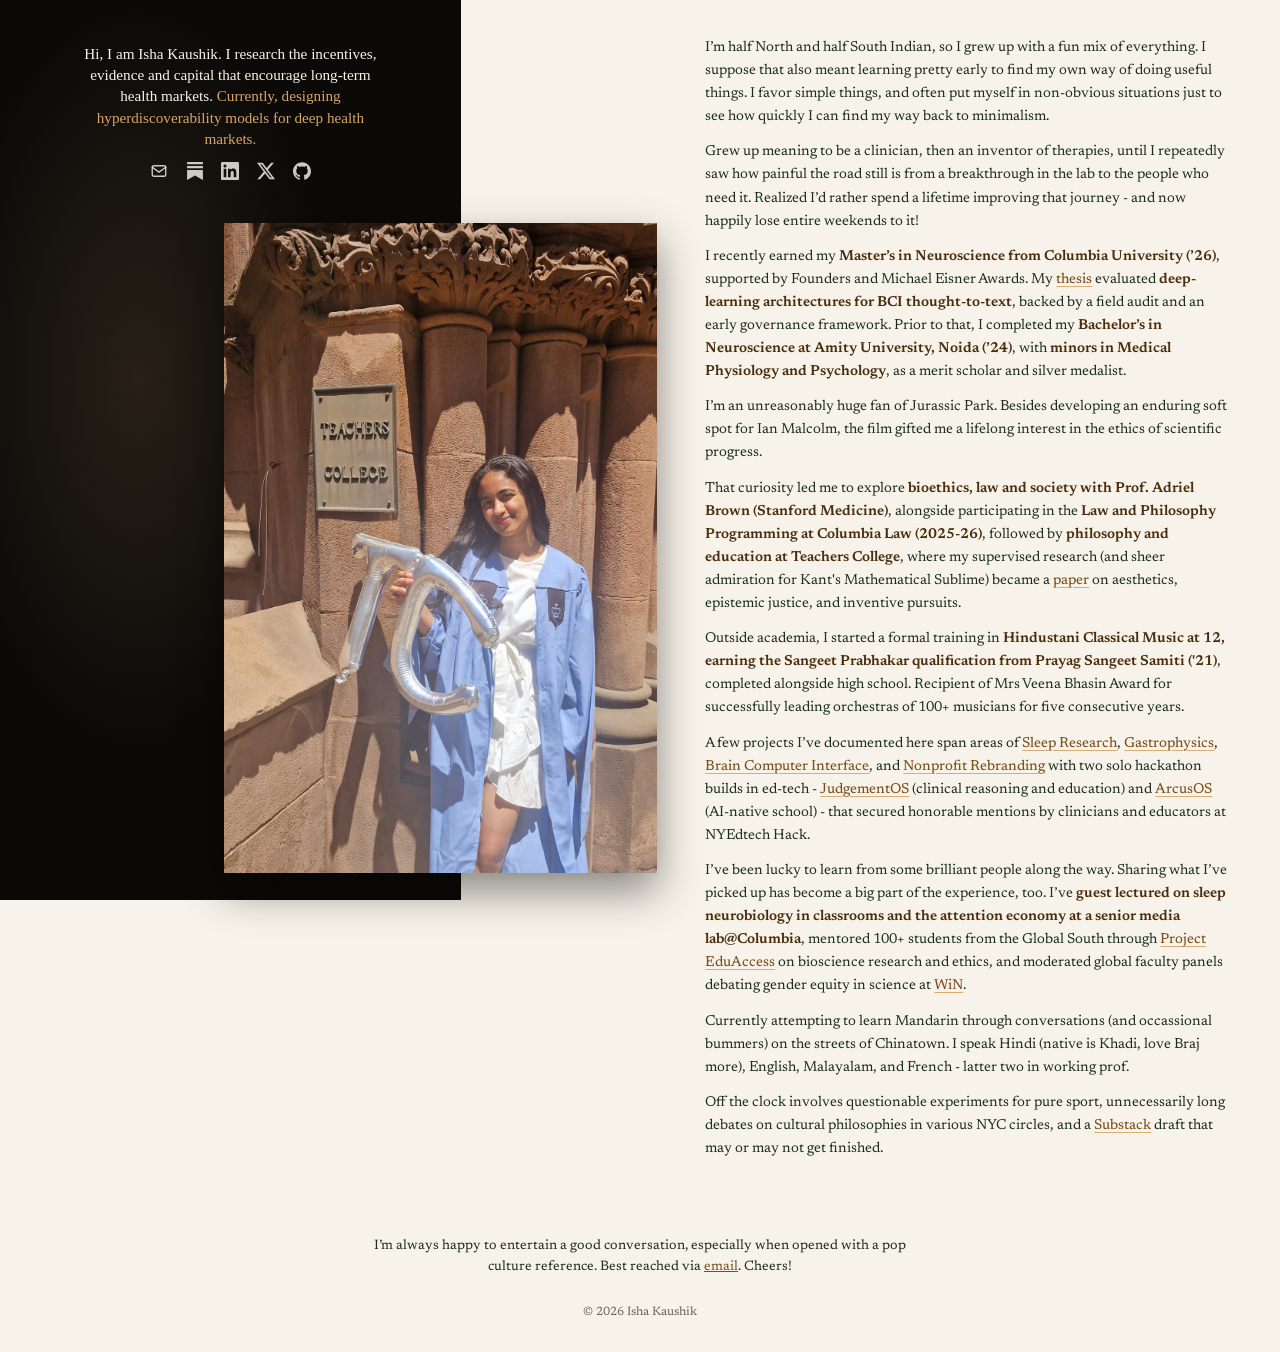
<file: index.html>
<!DOCTYPE html>
<html lang="en">
<head>
<meta charset="UTF-8">
<meta name="viewport" content="width=device-width, initial-scale=1.0, viewport-fit=cover">
<meta name="color-scheme" content="light">
<link rel="icon" href="media/Site logo.jpg" type="image/jpeg">
<title>Isha Kaushik</title>
<meta name="description" content="Isha Kaushik: researcher and builder mapping the market forces behind human health and wellness.">
<meta property="og:type" content="website">
<meta property="og:title" content="Isha Kaushik">
<meta property="og:description" content="Researcher and builder mapping the market forces behind human health and wellness.">
<meta property="og:image" content="https://ishakaushik04.github.io/media/Profile%20Picture.jpeg">
<meta name="twitter:card" content="summary">
<link rel="preconnect" href="https://fonts.googleapis.com">
<link rel="preconnect" href="https://fonts.gstatic.com" crossorigin>
<link href="https://fonts.googleapis.com/css2?family=Newsreader:opsz,wght@6..72,400..700&display=swap" rel="stylesheet">
<link rel="stylesheet" href="home.css">
</head>
<body class="home">

<h1 class="sr-only">Isha Kaushik</h1>
<div class="wrap">
  <aside class="rail" aria-label="Introduction">
    <figure class="ph"><img src="media/himage org.jpeg" width="1126" height="2000" alt="Isha Kaushik in a graduation gown, holding a silver TC balloon beside the Teachers College sign"></figure>
    <div class="rt"><p>Hi, I am Isha Kaushik. I research the incentives, evidence and capital that encourage long-term health markets. <span class="hl">Currently, designing hyperdiscoverability models for deep health markets.</span></p><nav class="links" aria-label="Links">
<a href="mailto:ishakaushik12a@gmail.com" aria-label="Email" title="Email"><svg viewBox="0 0 24 24" aria-hidden="true" focusable="false" class="stroke"><rect x="3" y="5" width="18" height="14" rx="2"/><path d="M3 7l9 6.5L21 7"/></svg></a>
<a href="https://substack.com/@ishakaushik04?utm_source=user-menu" aria-label="Substack" title="Substack"><svg viewBox="0 0 24 24" aria-hidden="true" focusable="false"><path d="M22.539 8.242H1.46V5.406h21.08v2.836zM1.46 10.812V24L12 18.11 22.54 24V10.812H1.46zM22.54 0H1.46v2.836h21.08V0z"/></svg></a>
<a href="https://www.linkedin.com/in/ishakaushik04/" aria-label="LinkedIn" title="LinkedIn"><svg viewBox="0 0 24 24" aria-hidden="true" focusable="false"><path d="M20.447 20.452h-3.554v-5.569c0-1.328-.027-3.037-1.852-3.037-1.853 0-2.136 1.445-2.136 2.939v5.667H9.351V9h3.414v1.561h.046c.477-.9 1.637-1.85 3.37-1.85 3.601 0 4.267 2.37 4.267 5.455v6.286zM5.337 7.433c-1.144 0-2.063-.926-2.063-2.065 0-1.138.92-2.063 2.063-2.063 1.14 0 2.064.925 2.064 2.063 0 1.139-.925 2.065-2.064 2.065zm1.782 13.019H3.555V9h3.564v11.452zM22.225 0H1.771C.792 0 0 .774 0 1.729v20.542C0 23.227.792 24 1.771 24h20.451C23.2 24 24 23.227 24 22.271V1.729C24 .774 23.2 0 22.222 0h.003z"/></svg></a>
<a href="https://x.com/i_kaushik04" aria-label="X" title="X"><svg viewBox="0 0 24 24" aria-hidden="true" focusable="false"><path d="M18.901 1.153h3.68l-8.04 9.19L24 22.846h-7.406l-5.8-7.584-6.638 7.584H.474l8.6-9.83L0 1.154h7.594l5.243 6.932ZM17.61 20.644h2.039L6.486 3.24H4.298Z"/></svg></a>
<a href="https://github.com/ishakaushik04" aria-label="GitHub" title="GitHub"><svg viewBox="0 0 24 24" aria-hidden="true" focusable="false"><path d="M12 .297c-6.63 0-12 5.373-12 12 0 5.303 3.438 9.8 8.205 11.385.6.113.82-.258.82-.577 0-.285-.01-1.04-.015-2.04-3.338.724-4.042-1.61-4.042-1.61C4.422 18.07 3.633 17.7 3.633 17.7c-1.087-.744.084-.729.084-.729 1.205.084 1.838 1.236 1.838 1.236 1.07 1.835 2.809 1.305 3.495.998.108-.776.417-1.305.76-1.605-2.665-.3-5.466-1.332-5.466-5.93 0-1.31.465-2.38 1.235-3.22-.135-.303-.54-1.523.105-3.176 0 0 1.005-.322 3.3 1.23.96-.267 1.98-.399 3-.405 1.02.006 2.04.138 3 .405 2.28-1.552 3.285-1.23 3.285-1.23.645 1.653.24 2.873.12 3.176.765.84 1.23 1.91 1.23 3.22 0 4.61-2.805 5.625-5.475 5.921.42.36.81 1.096.81 2.22 0 1.606-.015 2.896-.015 3.286 0 .315.21.69.825.57C20.565 22.092 24 17.592 24 12.297c0-6.627-5.373-12-12-12"/></svg></a>
</nav></div>
  </aside>
  <main class="story"><div class="prose">
<p>I’m half North and half South Indian, so I grew up with a fun mix of everything. I suppose that also meant learning pretty early to find my own way of doing useful things. I favor simple things, and often put myself in non-obvious situations just to see how quickly I can find my way back to minimalism.</p>
    
<p>Grew up meaning to be a clinician, then an inventor of therapies, until I repeatedly saw how painful the road still is from a breakthrough in the lab to the people who need it. Realized I’d rather spend a lifetime improving that journey - and now happily lose entire weekends to it!</p>

<p>I recently earned my <span class="hi">Master’s in Neuroscience from Columbia University (’26)</span>, supported by Founders and Michael Eisner Awards. My <a href="media/Thesis%20Final%20Doc.pdf">thesis</a> evaluated <span class="hi">deep-learning architectures for BCI thought-to-text</span>, backed by a field audit and an early governance framework. Prior to that, I completed my <span class="hi">Bachelor’s in Neuroscience at Amity University, Noida (’24)</span>, with <span class="hi">minors in Medical Physiology and Psychology</span>, as a merit scholar and silver medalist.</p>

<p>I’m an unreasonably huge fan of Jurassic Park. Besides developing an enduring soft spot for Ian Malcolm, the film gifted me a lifelong interest in the ethics of scientific progress.</p>
    
<p>That curiosity led me to explore <span class="hi">bioethics, law and society with Prof. Adriel Brown (Stanford Medicine)</span>, alongside participating in the <span class="hi">Law and Philosophy Programming at Columbia Law (2025-26)</span>, followed by <span class="hi">philosophy and education at Teachers College</span>, where my supervised research (and sheer admiration for Kant's Mathematical Sublime) became a <a href="media/Creation%20and%20Justice_Philosophy%20Paper.pdf">paper</a> on aesthetics, epistemic justice, and inventive pursuits.</p> 

<p>Outside academia, I started a formal training in <span class="hi">Hindustani Classical Music at 12, earning the Sangeet Prabhakar qualification from Prayag Sangeet Samiti ('21)</span>, completed alongside high school. Recipient of Mrs Veena Bhasin Award for successfully leading orchestras of 100+ musicians for five consecutive years. </p>

<p>A few projects I’ve documented here span areas of <a class="proj-link" href="Sleep%20Research%20Project/index.html">Sleep Research</a>, <a class="proj-link" href="Exp-Food-Psyc/index.html">Gastrophysics</a>, <a class="proj-link" href="BCI-Project/index.html">Brain Computer Interface</a>, and <a class="proj-link" href="DFSI-Project/index.html">Nonprofit Rebranding</a> with two solo hackathon builds in ed-tech - <a href="https://github.com/ishakaushik04/judgementOS-ai">JudgementOS</a> (clinical reasoning and education) and <a href="https://github.com/ishakaushik04/arcusOS">ArcusOS</a> (AI-native school) - that secured honorable mentions by clinicians and educators at NYEdtech Hack.</p>

<p>I’ve been lucky to learn from some brilliant people along the way. Sharing what I’ve picked up has become a big part of the experience, too. I’ve <span class="hi">guest lectured on sleep neurobiology in classrooms and the attention economy at a senior media lab@Columbia</span>, mentored 100+ students from the Global South through <a href="https://www.projecteduaccess.com/">Project EduAccess</a> on bioscience research and ethics, and moderated global faculty panels debating gender equity in science at <a href="https://www.winrepo.org/repo/">WiN</a>.</p>

<p>Currently attempting to learn Mandarin through conversations (and occassional bummers) on the streets of Chinatown. I speak Hindi (native is Khadi, love Braj more), English, Malayalam, and French - latter two in working prof.</p>

<p>Off the clock involves questionable experiments for pure sport, unnecessarily long debates on cultural philosophies in various NYC circles, and a <a href="https://substack.com/@ishakaushik04?utm_source=user-menu">Substack</a> draft that may or may not get finished.</p>
</div></main>
</div>
<footer class="end"><p class="closing">I’m always happy to entertain a good conversation, especially when opened with a pop culture reference. Best reached via <a href="mailto:ishakaushik12a@gmail.com">email</a>. Cheers!</p><br><p class="copy-line">© 2026 Isha Kaushik</p></footer>

<div class="sheet-wrap" id="sheet">
  <div class="sheet" role="dialog" aria-modal="true" aria-label="Project">
    <div class="sheet-bar"><button type="button" class="sheet-close" id="sheet-close" aria-label="Close project"><svg viewBox="0 0 24 24" width="20" height="20" aria-hidden="true" focusable="false"><path d="M6 6l12 12M18 6L6 18" fill="none" stroke="currentColor" stroke-width="1.8" stroke-linecap="round"/></svg></button></div>
    <iframe id="sheet-frame" title="Project" src="about:blank"></iframe>
  </div>
</div>

<script src="script.js"></script>
<script src="home.js"></script>
</body>
</html>
</file>
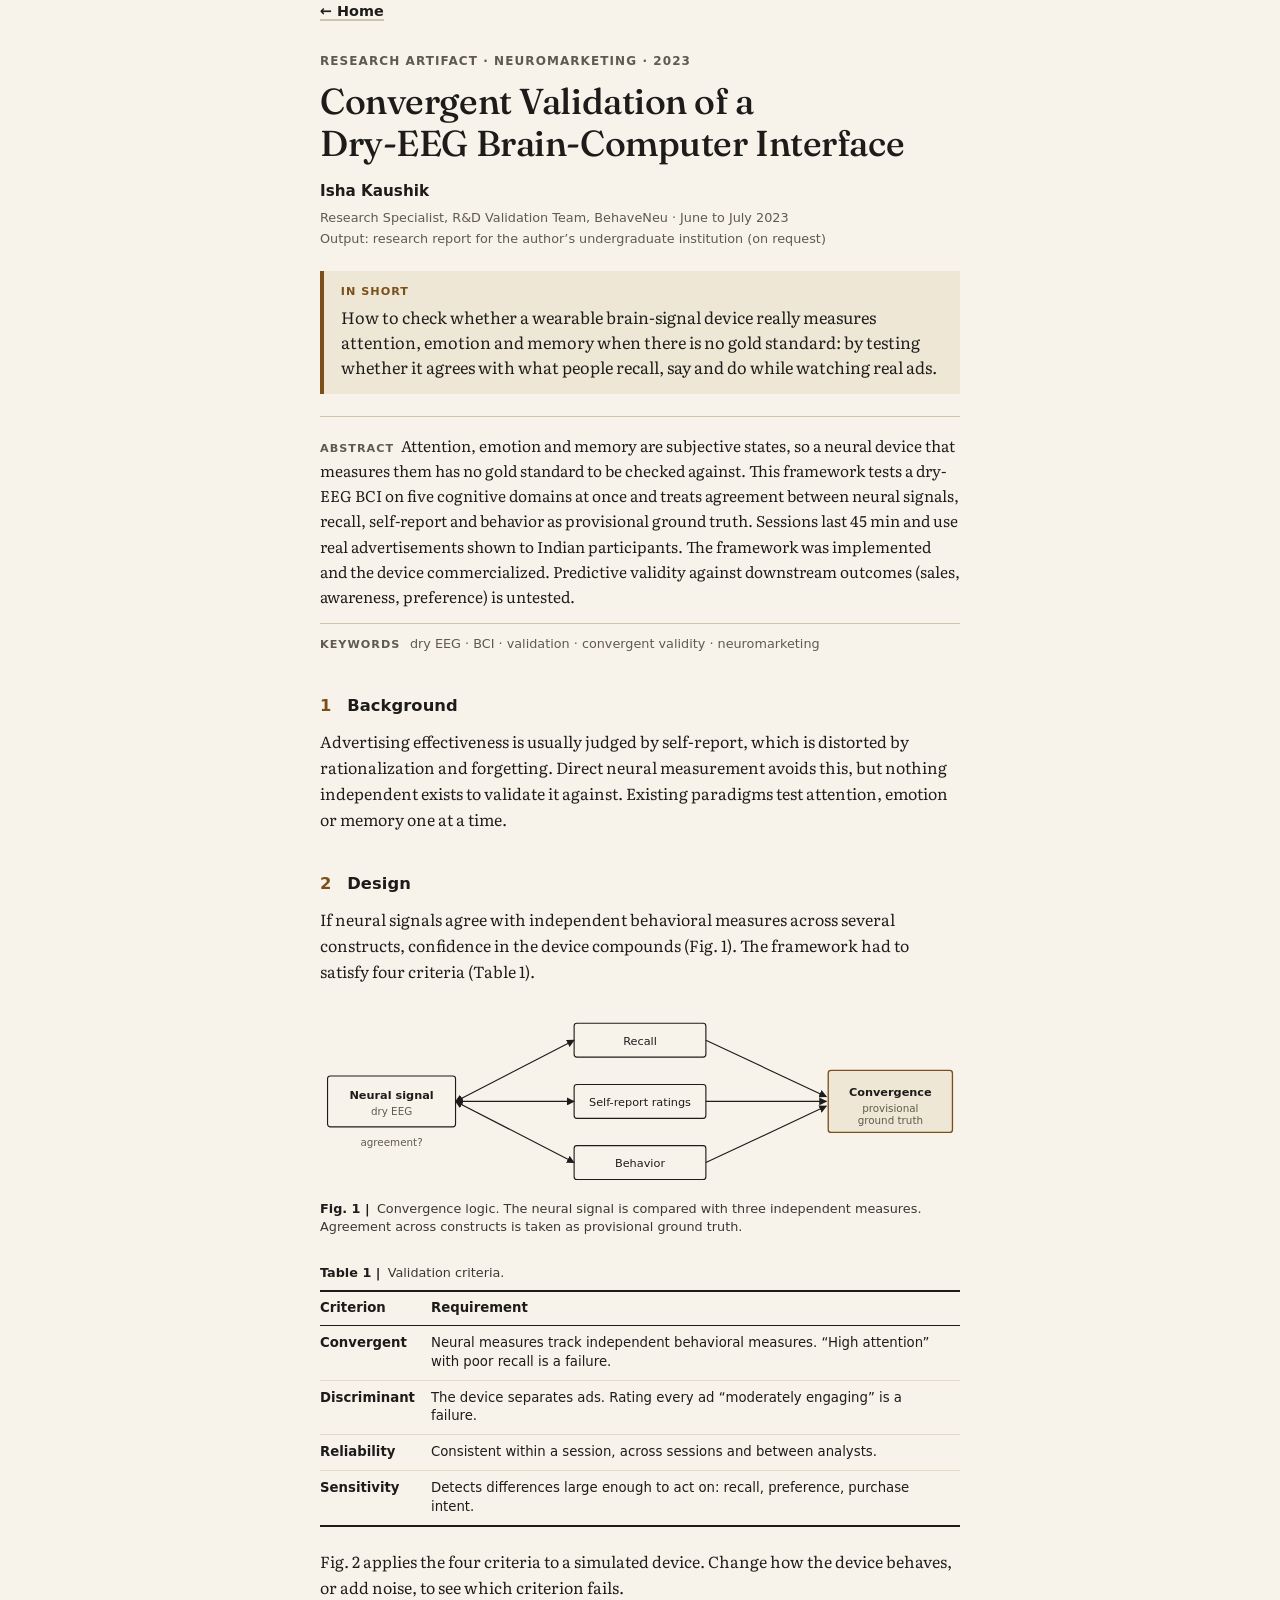
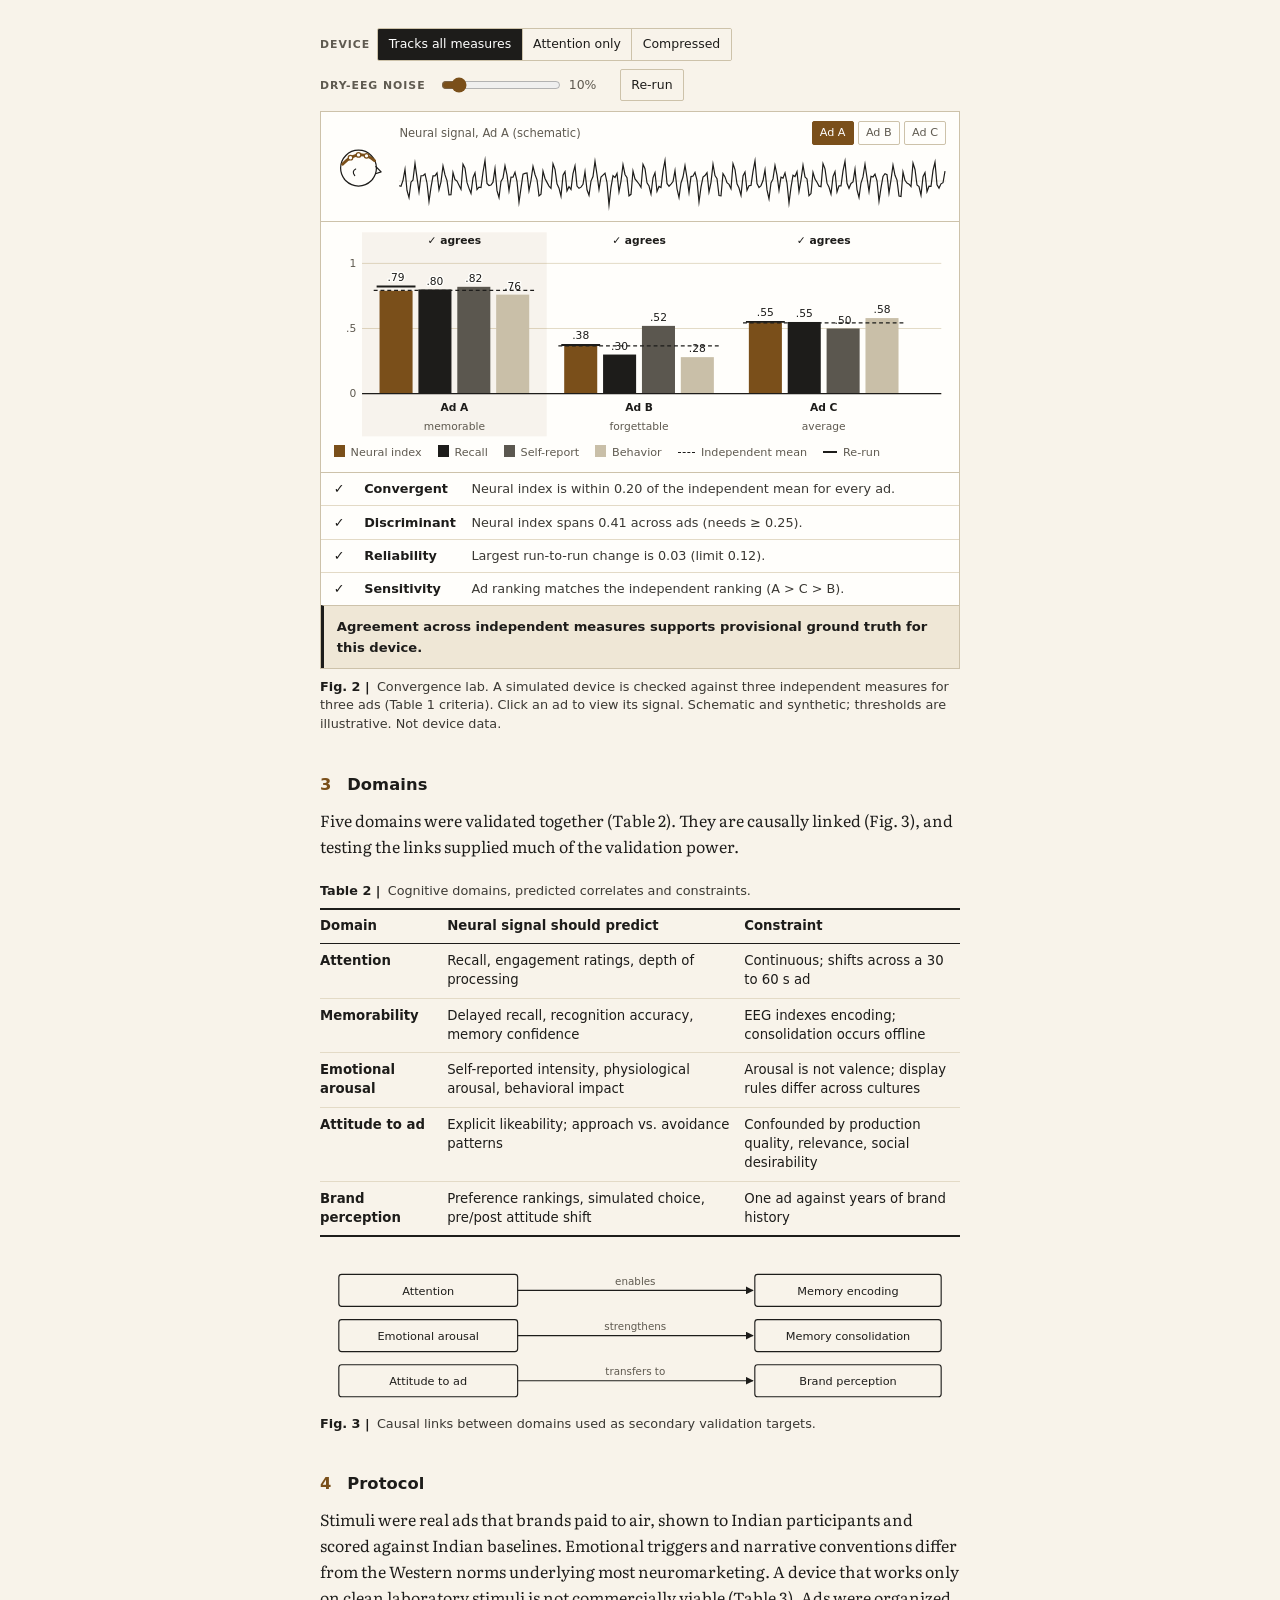
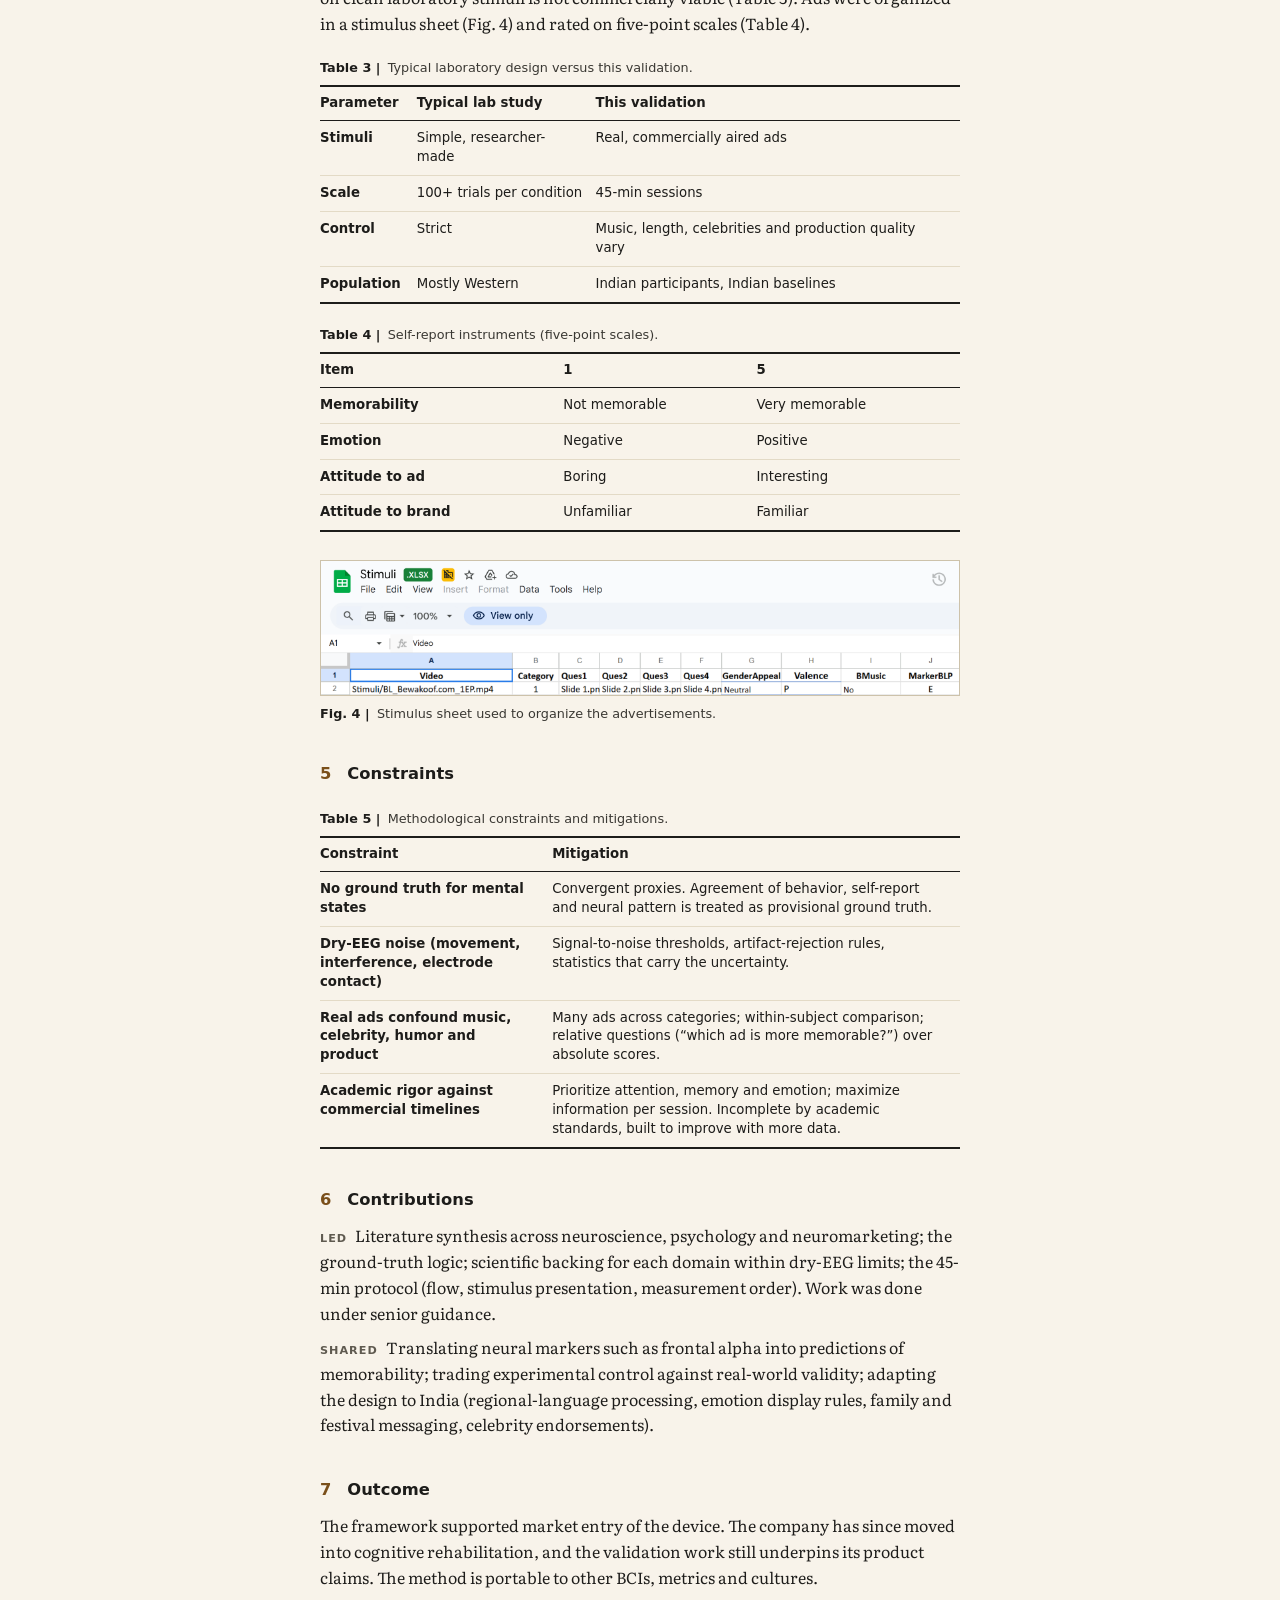
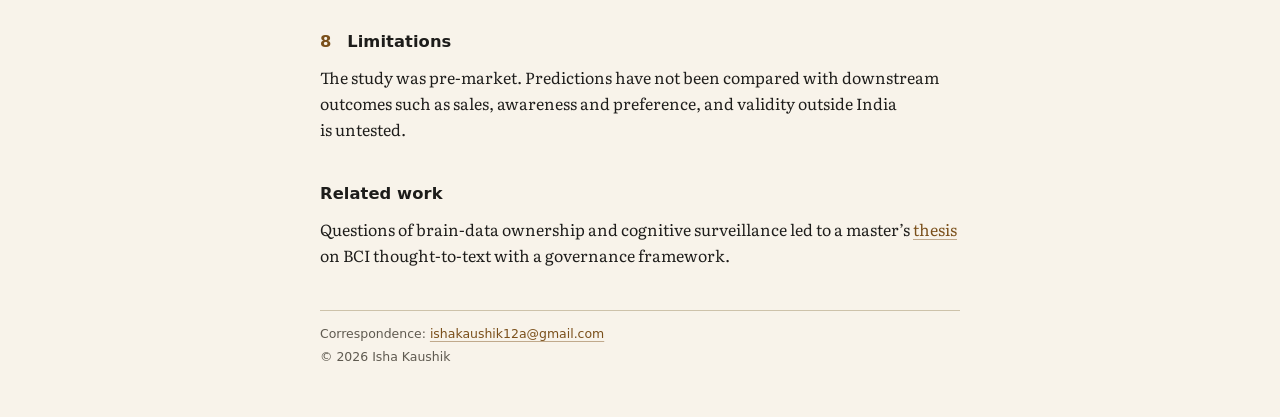
<file: BCI-Project/index.html>
<!DOCTYPE html>
<html lang="en">
<head>
<meta charset="UTF-8">
<meta name="viewport" content="width=device-width, initial-scale=1.0">
<meta name="color-scheme" content="light">
<link rel="icon" href="../media/Site logo.jpg" type="image/jpeg">
<title>Convergent Validation of a Dry-EEG Brain-Computer Interface | Isha Kaushik</title>
<meta name="description" content="A framework that validates a dry-EEG BCI across five cognitive domains by convergence with recall, self-report and behavior, using real advertisements.">
<link rel="preconnect" href="https://fonts.googleapis.com">
<link rel="preconnect" href="https://fonts.gstatic.com" crossorigin>
<link href="https://fonts.googleapis.com/css2?family=Fraunces:opsz,wght@9..144,400..600&amp;family=Literata:ital,opsz,wght@0,7..72,300..700;1,7..72,300..600&amp;display=swap" rel="stylesheet">
<link rel="stylesheet" href="../project.css">
<link rel="stylesheet" href="lab.css">
<script>if(top!==self)document.documentElement.classList.add("framed")</script>
</head>
<body id="top">
<div class="page">
<p class="home-link"><a href="../index.html">← Home</a></p>

<p class="kicker">Research artifact · Neuromarketing · 2023</p>

<h1>Convergent Validation of a Dry‑EEG Brain-Computer Interface</h1>
<p class="authors">Isha Kaushik</p>
<p class="affil">Research Specialist, R&amp;D Validation Team, BehaveNeu · June to July 2023</p>
<p class="affil">Output: research report for the author’s undergraduate institution (on request)</p>

<div class="tldr"><span class="lab">In short</span><p>How to check whether a wearable brain-signal device really measures attention, emotion and memory when there is no gold standard: by testing whether it agrees with what people recall, say and do while watching real ads.</p></div>

<div class="abstract">
  <p><span class="lab">Abstract</span>Attention, emotion and memory are subjective states, so a neural device that measures them has no gold standard to be checked against. This framework tests a dry-EEG BCI on five cognitive domains at once and treats agreement between neural signals, recall, self-report and behavior as provisional ground truth. Sessions last 45 min and use real advertisements shown to Indian participants. The framework was implemented and the device commercialized. Predictive validity against downstream outcomes (sales, awareness, preference) is untested.</p>
</div>
<p class="kw"><span class="lab">Keywords</span>dry EEG · BCI · validation · convergent validity · neuromarketing</p>

<h2 id="background">Background</h2>
<p>Advertising effectiveness is usually judged by self-report, which is distorted by rationalization and forgetting. Direct neural measurement avoids this, but nothing independent exists to validate it against. Existing paradigms test attention, emotion or memory one at a time.</p>

<h2 id="design">Design</h2>
<p>If neural signals agree with independent behavioral measures across several constructs, confidence in the device compounds (Fig. 1). The framework had to satisfy four criteria (Table 1).</p>

<figure class="fig">
<div class="sx"><svg viewBox="0 0 680 190" role="img" aria-label="Neural signal is compared with recall, self-report ratings and behavior; agreement across all three gives provisional ground truth.">
  <defs><marker id="c1" viewBox="0 0 10 10" refX="9" refY="5" markerWidth="7" markerHeight="7" orient="auto-start-reverse"><path d="M0 0L10 5L0 10z" class="fl"/></marker></defs>
  <rect class="bx" x="8" y="68" width="136" height="54" rx="3"/>
  <text x="76" y="92" text-anchor="middle" class="b">Neural signal</text>
  <text x="76" y="109" text-anchor="middle" class="m s">dry EEG</text>

  <rect class="bx" x="270" y="12" width="140" height="36" rx="3"/><text x="340" y="35" text-anchor="middle">Recall</text>
  <rect class="bx" x="270" y="77" width="140" height="36" rx="3"/><text x="340" y="100" text-anchor="middle">Self-report ratings</text>
  <rect class="bx" x="270" y="142" width="140" height="36" rx="3"/><text x="340" y="165" text-anchor="middle">Behavior</text>

  <path class="ln" d="M144 95 L270 30" marker-start="url(#c1)" marker-end="url(#c1)"/>
  <path class="ln" d="M144 95 L270 95" marker-start="url(#c1)" marker-end="url(#c1)"/>
  <path class="ln" d="M144 95 L270 160" marker-start="url(#c1)" marker-end="url(#c1)"/>
  <text x="76" y="142" text-anchor="middle" class="m s">agreement?</text>

  <path class="ln" d="M410 30 L538 90" marker-end="url(#c1)"/>
  <path class="ln" d="M410 95 L538 95" marker-end="url(#c1)"/>
  <path class="ln" d="M410 160 L538 100" marker-end="url(#c1)"/>
  <rect class="bxa" x="540" y="62" width="132" height="66" rx="3"/>
  <text x="606" y="89" text-anchor="middle" class="b">Convergence</text>
  <text x="606" y="106" text-anchor="middle" class="m s">provisional</text>
  <text x="606" y="119" text-anchor="middle" class="m s">ground truth</text>
</svg></div>
<figcaption class="cap"><b>Fig. 1 |</b> Convergence logic. The neural signal is compared with three independent measures. Agreement across constructs is taken as provisional ground truth.</figcaption>
</figure>

<figure class="tbl">
<figcaption class="cap"><b>Table 1 |</b> Validation criteria.</figcaption>
<div class="sx"><table>
<thead><tr><th>Criterion</th><th>Requirement</th></tr></thead>
<tbody>
<tr><td>Convergent</td><td>Neural measures track independent behavioral measures. “High attention” with poor recall is a failure.</td></tr>
<tr><td>Discriminant</td><td>The device separates ads. Rating every ad “moderately engaging” is a failure.</td></tr>
<tr><td>Reliability</td><td>Consistent within a session, across sessions and between analysts.</td></tr>
<tr><td>Sensitivity</td><td>Detects differences large enough to act on: recall, preference, purchase intent.</td></tr>
</tbody></table></div>
</figure>

<p>Fig. 2 applies the four criteria to a simulated device. Change how the device behaves, or add noise, to see which criterion fails.</p>

<figure class="fig bcilab" id="labFig" hidden>
  <div class="lab-ctl">
    <div class="seg" role="group" aria-label="Device behavior">
      <span class="lbl">Device</span>
      <span class="sb">
        <button type="button" data-m="valid" aria-pressed="true">Tracks all measures</button>
        <button type="button" data-m="attn" aria-pressed="false">Attention only</button>
        <button type="button" data-m="flat" aria-pressed="false">Compressed</button>
      </span>
    </div>
    <label class="nz"><span class="lbl">Dry-EEG noise</span><input type="range" id="labNz" min="0" max="100" value="10"><output id="labNzv" for="labNz">10%</output></label>
    <button type="button" class="rr" data-act="rerun">Re-run</button>
  </div>

  <div class="lab-box">
    <div class="lab-top">
      <svg class="head" viewBox="0 0 56 64" role="img" aria-label="Schematic head wearing a dry-EEG headband">
        <circle cx="26" cy="33" r="19" fill="none" stroke="#1d1c1a" stroke-width="1.3"/>
        <path d="M44 31 L50 37 L44 39" fill="none" stroke="#1d1c1a" stroke-width="1.3" stroke-linejoin="round"/>
        <path d="M23 34 q-4.5 2.5 -1 7" fill="none" stroke="#1d1c1a" stroke-width="1.2" stroke-linecap="round"/>
        <path d="M9 29 Q26 11 43 25" fill="none" stroke="#7a4f1a" stroke-width="3" stroke-linecap="round"/>
        <circle class="e" cx="17.5" cy="22" r="2.4" fill="#fffefb" stroke="#7a4f1a" stroke-width="1.3"/>
        <circle class="e" cx="26" cy="19" r="2.4" fill="#fffefb" stroke="#7a4f1a" stroke-width="1.3" style="animation-delay:.35s"/>
        <circle class="e" cx="34.5" cy="20" r="2.4" fill="#fffefb" stroke="#7a4f1a" stroke-width="1.3" style="animation-delay:.7s"/>
      </svg>
      <div class="trace">
        <div class="trace-h">
          <span id="labTraceLbl">Neural signal, Ad A (schematic)</span>
          <span class="tabs" role="group" aria-label="Choose ad"><button type="button" aria-pressed="true">Ad A</button><button type="button" aria-pressed="false">Ad B</button><button type="button" aria-pressed="false">Ad C</button></span>
        </div>
        <canvas id="labTrace" aria-hidden="true"></canvas>
      </div>
    </div>
    <svg class="ch" id="labChart" viewBox="0 0 640 220" role="img" aria-label="Bar chart comparing the neural index with independent measures for three ads."></svg>
    <div class="legend">
      <span><i style="background:#7a4f1a"></i>Neural index</span>
      <span><i style="background:#1d1c1a"></i>Recall</span>
      <span><i style="background:#5b574f"></i>Self-report</span>
      <span><i style="background:#c9bfa8"></i>Behavior</span>
      <span><span class="dsh"></span>Independent mean</span>
      <span><span class="tk"></span>Re-run</span>
    </div>
    <ul class="crit" id="labCrit"></ul>
    <p class="verdict" id="labVerdict" aria-live="polite"></p>
  </div>
  <figcaption class="cap"><b>Fig. 2 |</b> Convergence lab. A simulated device is checked against three independent measures for three ads (Table 1 criteria). Click an ad to view its signal. Schematic and synthetic; thresholds are illustrative. Not device data.</figcaption>
</figure>

<h2 id="domains">Domains</h2>
<p>Five domains were validated together (Table 2). They are causally linked (Fig. 3), and testing the links supplied much of the validation power.</p>

<figure class="tbl">
<figcaption class="cap"><b>Table 2 |</b> Cognitive domains, predicted correlates and constraints.</figcaption>
<div class="sx"><table>
<thead><tr><th>Domain</th><th>Neural signal should predict</th><th>Constraint</th></tr></thead>
<tbody>
<tr><td>Attention</td><td>Recall, engagement ratings, depth of processing</td><td>Continuous; shifts across a 30 to 60 s ad</td></tr>
<tr><td>Memorability</td><td>Delayed recall, recognition accuracy, memory confidence</td><td>EEG indexes encoding; consolidation occurs offline</td></tr>
<tr><td>Emotional arousal</td><td>Self-reported intensity, physiological arousal, behavioral impact</td><td>Arousal is not valence; display rules differ across cultures</td></tr>
<tr><td>Attitude to ad</td><td>Explicit likeability; approach vs. avoidance patterns</td><td>Confounded by production quality, relevance, social desirability</td></tr>
<tr><td>Brand perception</td><td>Preference rankings, simulated choice, pre/post attitude shift</td><td>One ad against years of brand history</td></tr>
</tbody></table></div>
</figure>

<figure class="fig">
<div class="sx"><svg viewBox="0 0 680 150" role="img" aria-label="Attention enables memory encoding; emotional arousal strengthens memory consolidation; liking the ad transfers to brand perception.">
  <defs><marker id="c2" viewBox="0 0 10 10" refX="9" refY="5" markerWidth="7" markerHeight="7" orient="auto"><path d="M0 0L10 5L0 10z" class="fl"/></marker></defs>
  <rect class="bx" x="20" y="10" width="190" height="34" rx="3"/><text x="115" y="32" text-anchor="middle">Attention</text>
  <path class="ln" d="M210 27 L460 27" marker-end="url(#c2)"/><text x="335" y="21" text-anchor="middle" class="m s">enables</text>
  <rect class="bx" x="462" y="10" width="198" height="34" rx="3"/><text x="561" y="32" text-anchor="middle">Memory encoding</text>

  <rect class="bx" x="20" y="58" width="190" height="34" rx="3"/><text x="115" y="80" text-anchor="middle">Emotional arousal</text>
  <path class="ln" d="M210 75 L460 75" marker-end="url(#c2)"/><text x="335" y="69" text-anchor="middle" class="m s">strengthens</text>
  <rect class="bx" x="462" y="58" width="198" height="34" rx="3"/><text x="561" y="80" text-anchor="middle">Memory consolidation</text>

  <rect class="bx" x="20" y="106" width="190" height="34" rx="3"/><text x="115" y="128" text-anchor="middle">Attitude to ad</text>
  <path class="ln" d="M210 123 L460 123" marker-end="url(#c2)"/><text x="335" y="117" text-anchor="middle" class="m s">transfers to</text>
  <rect class="bx" x="462" y="106" width="198" height="34" rx="3"/><text x="561" y="128" text-anchor="middle">Brand perception</text>
</svg></div>
<figcaption class="cap"><b>Fig. 3 |</b> Causal links between domains used as secondary validation targets.</figcaption>
</figure>

<h2 id="protocol">Protocol</h2>
<p>Stimuli were real ads that brands paid to air, shown to Indian participants and scored against Indian baselines. Emotional triggers and narrative conventions differ from the Western norms underlying most neuromarketing. A device that works only on clean laboratory stimuli is not commercially viable (Table 3). Ads were organized in a stimulus sheet (Fig. 4) and rated on five-point scales (Table 4).</p>

<figure class="tbl">
<figcaption class="cap"><b>Table 3 |</b> Typical laboratory design versus this validation.</figcaption>
<div class="sx"><table>
<thead><tr><th>Parameter</th><th>Typical lab study</th><th>This validation</th></tr></thead>
<tbody>
<tr><td>Stimuli</td><td>Simple, researcher-made</td><td>Real, commercially aired ads</td></tr>
<tr><td>Scale</td><td>100+ trials per condition</td><td>45-min sessions</td></tr>
<tr><td>Control</td><td>Strict</td><td>Music, length, celebrities and production quality vary</td></tr>
<tr><td>Population</td><td>Mostly Western</td><td>Indian participants, Indian baselines</td></tr>
</tbody></table></div>
</figure>

<figure class="tbl">
<figcaption class="cap"><b>Table 4 |</b> Self-report instruments (five-point scales).</figcaption>
<div class="sx"><table>
<thead><tr><th>Item</th><th>1</th><th>5</th></tr></thead>
<tbody>
<tr><td>Memorability</td><td>Not memorable</td><td>Very memorable</td></tr>
<tr><td>Emotion</td><td>Negative</td><td>Positive</td></tr>
<tr><td>Attitude to ad</td><td>Boring</td><td>Interesting</td></tr>
<tr><td>Attitude to brand</td><td>Unfamiliar</td><td>Familiar</td></tr>
</tbody></table></div>
</figure>

<figure class="fig">
<a href="Screenshot%202025-12-10%20220614.png"><img src="Screenshot 2025-12-10 220614.png" alt="Spreadsheet listing each ad video with category and coding columns." loading="lazy"></a>
<figcaption class="cap"><b>Fig. 4 |</b> Stimulus sheet used to organize the advertisements.</figcaption>
</figure>

<h2 id="constraints">Constraints</h2>
<figure class="tbl">
<figcaption class="cap"><b>Table 5 |</b> Methodological constraints and mitigations.</figcaption>
<div class="sx"><table>
<thead><tr><th>Constraint</th><th>Mitigation</th></tr></thead>
<tbody>
<tr><td>No ground truth for mental states</td><td>Convergent proxies. Agreement of behavior, self-report and neural pattern is treated as provisional ground truth.</td></tr>
<tr><td>Dry-EEG noise (movement, interference, electrode contact)</td><td>Signal-to-noise thresholds, artifact-rejection rules, statistics that carry the uncertainty.</td></tr>
<tr><td>Real ads confound music, celebrity, humor and product</td><td>Many ads across categories; within-subject comparison; relative questions (“which ad is more memorable?”) over absolute scores.</td></tr>
<tr><td>Academic rigor against commercial timelines</td><td>Prioritize attention, memory and emotion; maximize information per session. Incomplete by academic standards, built to improve with more data.</td></tr>
</tbody></table></div>
</figure>

<h2 id="contributions">Contributions</h2>
<p class="kv"><span class="lab">Led</span>Literature synthesis across neuroscience, psychology and neuromarketing; the ground-truth logic; scientific backing for each domain within dry-EEG limits; the 45-min protocol (flow, stimulus presentation, measurement order). Work was done under senior guidance.</p>
<p class="kv"><span class="lab">Shared</span>Translating neural markers such as frontal alpha into predictions of memorability; trading experimental control against real-world validity; adapting the design to India (regional-language processing, emotion display rules, family and festival messaging, celebrity endorsements).</p>

<h2 id="outcome">Outcome</h2>
<p>The framework supported market entry of the device. The company has since moved into cognitive rehabilitation, and the validation work still underpins its product claims. The method is portable to other BCIs, metrics and cultures.</p>

<h2 id="limitations">Limitations</h2>
<p>The study was pre-market. Predictions have not been compared with downstream outcomes such as sales, awareness and preference, and validity outside India is untested.</p>

<h2 class="un" id="related-work">Related work</h2>
<p>Questions of brain-data ownership and cognitive surveillance led to a master’s <a href="../media/Thesis%20Final%20Doc.pdf">thesis</a> on BCI thought-to-text with a governance framework.</p>


<div class="corr"><p>Correspondence: <a href="mailto:ishakaushik12a@gmail.com">ishakaushik12a@gmail.com</a></p><p>© 2026 Isha Kaushik</p></div>
</div>
<script src="lab.js"></script>
</body>
</html>
</file>
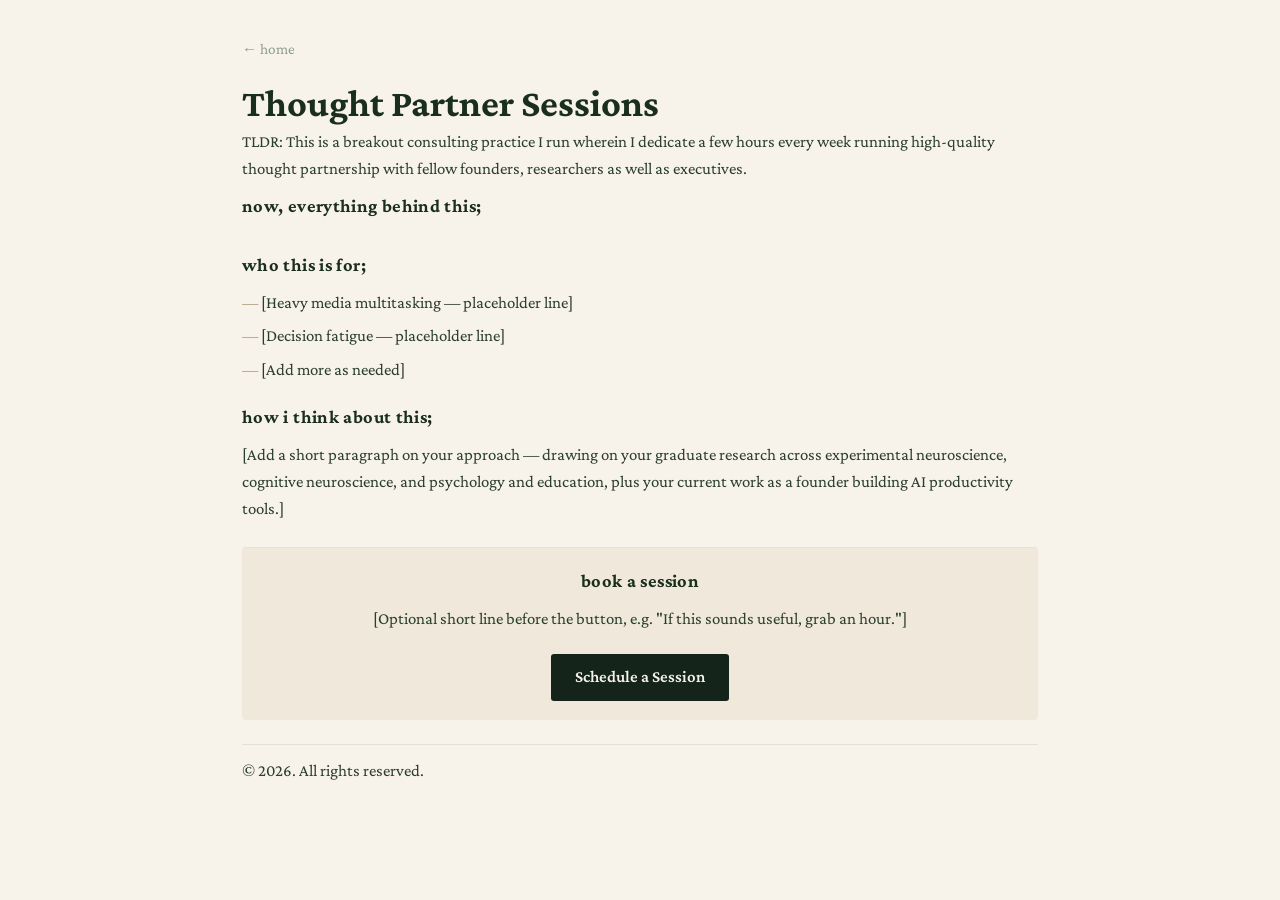
<file: breakout/index.html>
<!DOCTYPE html>
<html lang="en">
<head>
<meta charset="UTF-8">
<meta name="viewport" content="width=device-width, initial-scale=1.0">
<link rel="icon" href="../media/Site logo.jpg" type="image/jpg">
<title>Thought Partnership</title>
<style>
@import url('https://fonts.googleapis.com/css2?family=Crimson+Pro:ital,wght@0,400;0,600;0,700;1,400;1,600&display=swap');
*, *::before, *::after { box-sizing: border-box; }
html { scroll-behavior: smooth; }
body {
  font-family: 'Crimson Pro', serif;
  font-size: 1.05rem;
  line-height: 1.6;
  color: #1a2e1c;
  background-color: #f8f3ea;
  max-width: 860px;
  margin: 0 auto;
  padding: 36px 32px;
}
a {
  color: #7a4f1a;
  text-decoration: none;
  transition: color 0.2s ease;
}
a:hover { color: #1a2e1c; }
p { margin: 0 0 1rem; color: #2a3e2c; }

/* BACK LINK */
.back-link {
  display: inline-block;
  font-size: 0.95rem;
  color: #8a9e8c;
  margin-bottom: 1.2rem;
}
.back-link:hover { color: #1a2e1c; }

/* ABOUT-STYLE HEADER */
#about { margin-bottom: 1.2rem; }
.about-text {
  display: flex;
  flex-direction: column;
}
h1 {
  font-size: 2.4rem;
  font-weight: 700;
  color: #1a2e1c;
  margin: 0 0 4px 0;
  line-height: 1.15;
}
.tagline {
  font-size: 0.95rem;
  color: #8a9e8c;
  font-style: italic;
  margin: 0 0 0.7rem 0;
}
.about-text p { margin: 0 0 0.6rem; }
.about-text p:last-of-type { margin-bottom: 0; }
.highlight-link { color: #1a2e1c; font-weight: 600; }
.highlight-link:hover { color: #7a4f1a; }

/* SECTIONS */
section { margin-bottom: 1.2rem; }
h2 {
  font-size: 1.15rem;
  font-weight: 700;
  color: #1a2e1c;
  text-transform: lowercase;
  letter-spacing: 0.02em;
  margin: 0 0 0.5rem 0;
  padding-bottom: 2px;
}

/* FLAT LIST (reasons / focus areas) */
.flat-list { list-style: none; padding: 0; margin: 0; }
.flat-list li { color: #2a3e2c; margin-bottom: 0.4rem; }
.flat-list li::before { content: '— '; color: #b0997e; }

/* CTA */
.cta-box {
  margin-top: 1.5rem;
  padding: 1.2rem 1.4rem;
  background-color: #efe8db;
  border-top: 1px solid #e5e0d8;
  border-radius: 4px;
  text-align: center;
}
.cta-button {
  display: inline-block;
  font-family: 'Crimson Pro', serif;
  font-size: 1.05rem;
  font-weight: 600;
  color: #f8f3ea;
  background-color: #14241a;
  padding: 10px 24px;
  border-radius: 3px;
  margin-top: 0.3rem;
  transition: background-color 0.2s ease;
}
.cta-button:hover {
  background-color: #7a4f1a;
  color: #f8f3ea;
}

/* FOOTER */
footer {
  margin-top: 1.5rem;
  padding-top: 0.8rem;
  border-top: 1px solid #e5e0d8;
  font-size: 1.05rem;
  color: #b0997e;
  text-align: left;
}

/* MOBILE */
@media (max-width: 640px) {
  body { padding: 24px 18px; }
  h1 { font-size: 1.9rem; }
}
</style>
</head>
<body>

<a href="../index.html" class="back-link">← home</a>

<section id="about">
  <div class="about-text">
    <h1>Thought Partner Sessions</h1>
    <p>
      TLDR: This is a breakout consulting practice I run wherein I dedicate a few hours every week running high-quality thought partnership with fellow founders, researchers as well as executives.   
    </p>
    <h2>Now, everything behind this;</h2>
    <p></p>
  </div>
</section>

<section id="why">
  <h2>who this is for;</h2>
  <ul class="flat-list">
    <li>[Heavy media multitasking — placeholder line]</li>
    <li>[Decision fatigue — placeholder line]</li>
    <li>[Add more as needed]</li>
  </ul>
</section>

<section id="approach">
  <h2>how i think about this;</h2>
  <p>
    [Add a short paragraph on your approach — drawing on your graduate research
    across experimental neuroscience, cognitive neuroscience, and psychology and
    education, plus your current work as a founder building AI productivity tools.]
  </p>
</section>

<section class="cta-box">
  <h2>Book a session</h2>
  <p>[Optional short line before the button, e.g. "If this sounds useful, grab an hour."]</p>
  <a href="https://calendly.com/your-link-here" class="cta-button">Schedule a Session</a>
</section>

<footer>
  <p>&copy; 2026. All rights reserved.</p>
</footer>

</body>
</html>
</file>
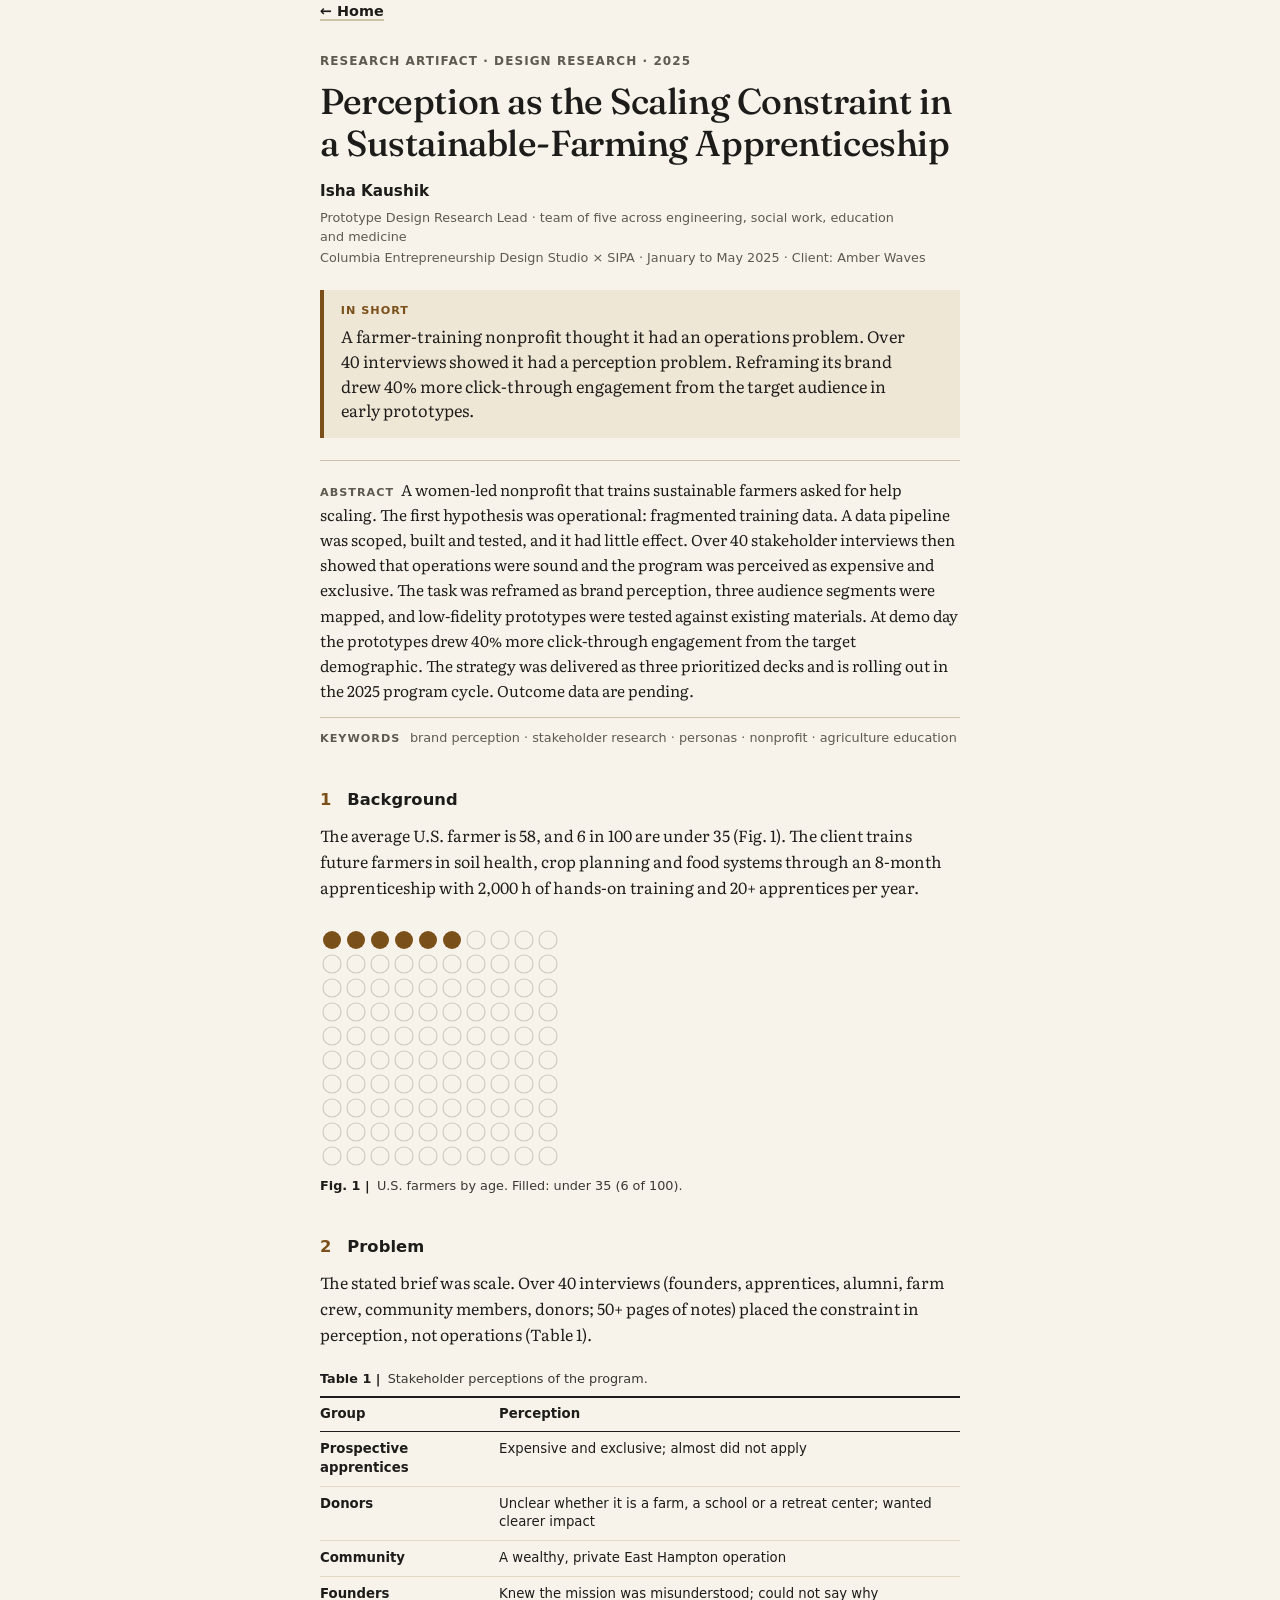
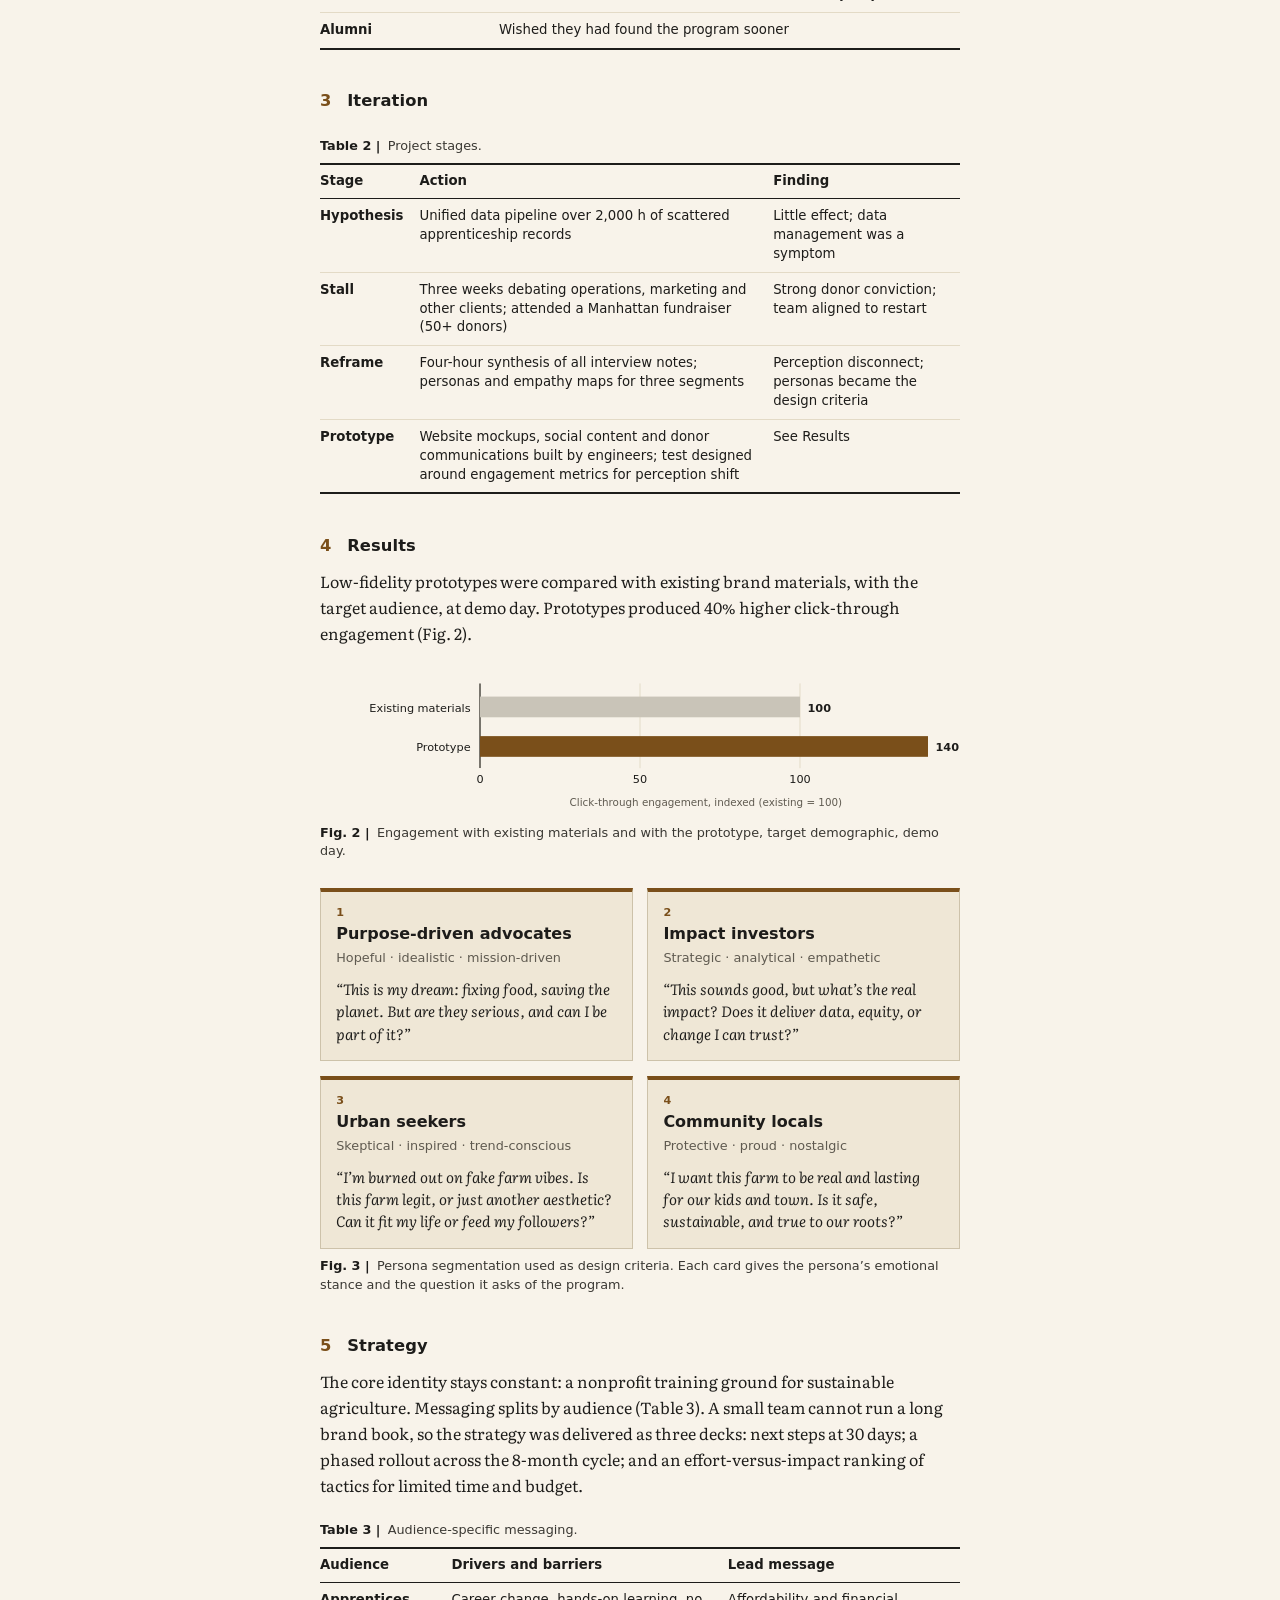
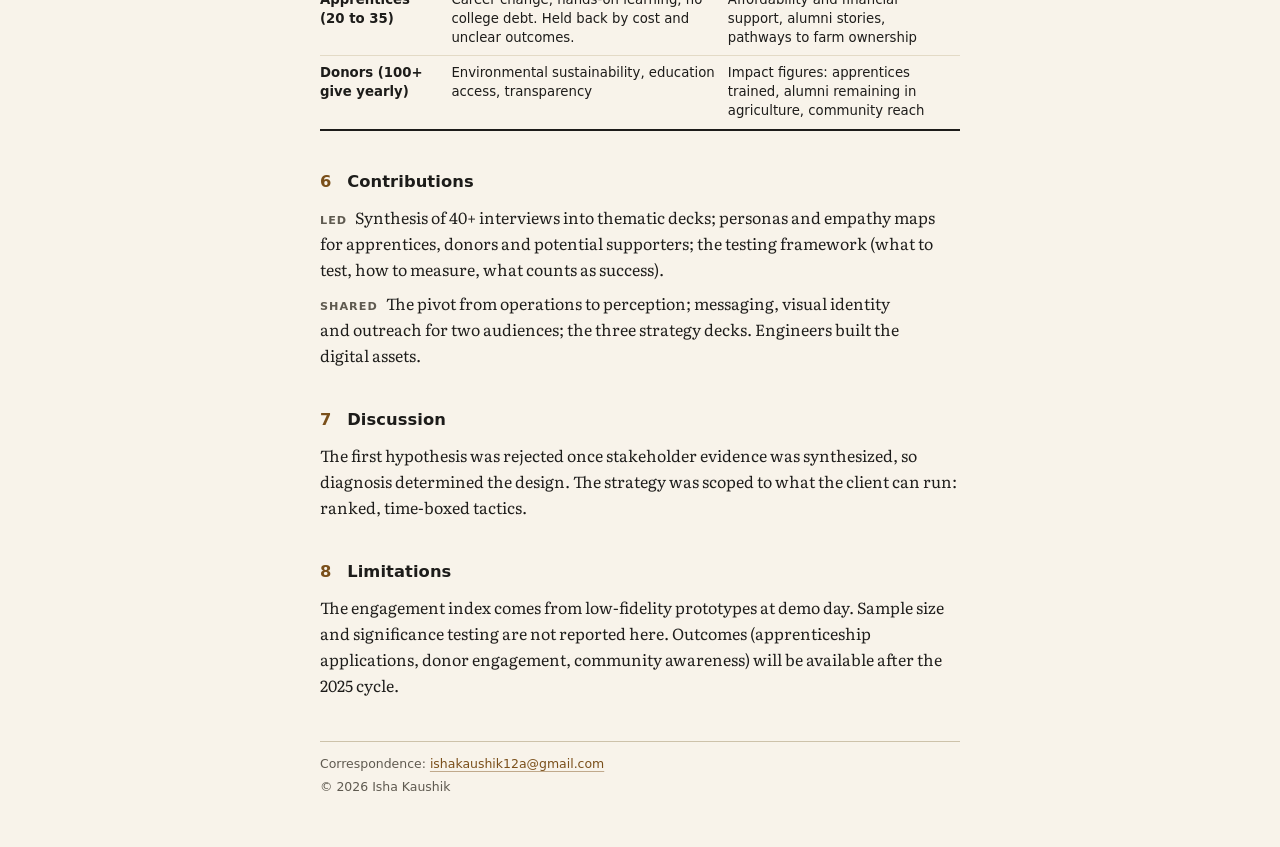
<file: DFSI-Project/index.html>
<!DOCTYPE html>
<html lang="en">
<head>
<meta charset="UTF-8">
<meta name="viewport" content="width=device-width, initial-scale=1.0">
<meta name="color-scheme" content="light">
<link rel="icon" href="../media/Site logo.jpg" type="image/jpeg">
<title>Perception as the Scaling Constraint in a Sustainable-Farming Apprenticeship | Isha Kaushik</title>
<meta name="description" content="Stakeholder research that reframed a nonprofit’s scaling problem as a brand-perception problem, with a prototype test and a rollout strategy.">
<link rel="preconnect" href="https://fonts.googleapis.com">
<link rel="preconnect" href="https://fonts.gstatic.com" crossorigin>
<link href="https://fonts.googleapis.com/css2?family=Fraunces:opsz,wght@9..144,400..600&amp;family=Literata:ital,opsz,wght@0,7..72,300..700;1,7..72,300..600&amp;display=swap" rel="stylesheet">
<link rel="stylesheet" href="../project.css">
<script>if(top!==self)document.documentElement.classList.add("framed")</script>
</head>
<body id="top">
<div class="page">
<p class="home-link"><a href="../index.html">← Home</a></p>

<p class="kicker">Research artifact · Design research · 2025</p>

<h1>Perception as the Scaling Constraint in a Sustainable-Farming Apprenticeship</h1>
<p class="authors">Isha Kaushik</p>
<p class="affil">Prototype Design Research Lead · team of five across engineering, social work, education and medicine</p>
<p class="affil">Columbia Entrepreneurship Design Studio × SIPA · January to May 2025 · Client: Amber Waves</p>

<div class="tldr"><span class="lab">In short</span><p>A farmer-training nonprofit thought it had an operations problem. Over 40 interviews showed it had a perception problem. Reframing its brand drew 40% more click-through engagement from the target audience in early prototypes.</p></div>

<div class="abstract">
  <p><span class="lab">Abstract</span>A women-led nonprofit that trains sustainable farmers asked for help scaling. The first hypothesis was operational: fragmented training data. A data pipeline was scoped, built and tested, and it had little effect. Over 40 stakeholder interviews then showed that operations were sound and the program was perceived as expensive and exclusive. The task was reframed as brand perception, three audience segments were mapped, and low-fidelity prototypes were tested against existing materials. At demo day the prototypes drew 40% more click-through engagement from the target demographic. The strategy was delivered as three prioritized decks and is rolling out in the 2025 program cycle. Outcome data are pending.</p>
</div>
<p class="kw"><span class="lab">Keywords</span>brand perception · stakeholder research · personas · nonprofit · agriculture education</p>

<h2 id="background">Background</h2>
<p>The average U.S. farmer is 58, and 6 in 100 are under 35 (Fig. 1). The client trains future farmers in soil health, crop planning and food systems through an 8-month apprenticeship with 2,000 h of hands-on training and 20+ apprentices per year.</p>

<figure class="fig">
<svg class="narrow" viewBox="0 0 240 240" role="img" aria-label="One hundred dots in a ten by ten grid; six are filled, representing U.S. farmers under 35.">
<circle class="fa" cx="12" cy="12" r="9"/>
<circle class="fa" cx="36" cy="12" r="9"/>
<circle class="fa" cx="60" cy="12" r="9"/>
<circle class="fa" cx="84" cy="12" r="9"/>
<circle class="fa" cx="108" cy="12" r="9"/>
<circle class="fa" cx="132" cy="12" r="9"/>
<circle cx="156" cy="12" r="9" fill="none" stroke="#cfcac0" stroke-width="1.2"/>
<circle cx="180" cy="12" r="9" fill="none" stroke="#cfcac0" stroke-width="1.2"/>
<circle cx="204" cy="12" r="9" fill="none" stroke="#cfcac0" stroke-width="1.2"/>
<circle cx="228" cy="12" r="9" fill="none" stroke="#cfcac0" stroke-width="1.2"/>
<circle cx="12" cy="36" r="9" fill="none" stroke="#cfcac0" stroke-width="1.2"/>
<circle cx="36" cy="36" r="9" fill="none" stroke="#cfcac0" stroke-width="1.2"/>
<circle cx="60" cy="36" r="9" fill="none" stroke="#cfcac0" stroke-width="1.2"/>
<circle cx="84" cy="36" r="9" fill="none" stroke="#cfcac0" stroke-width="1.2"/>
<circle cx="108" cy="36" r="9" fill="none" stroke="#cfcac0" stroke-width="1.2"/>
<circle cx="132" cy="36" r="9" fill="none" stroke="#cfcac0" stroke-width="1.2"/>
<circle cx="156" cy="36" r="9" fill="none" stroke="#cfcac0" stroke-width="1.2"/>
<circle cx="180" cy="36" r="9" fill="none" stroke="#cfcac0" stroke-width="1.2"/>
<circle cx="204" cy="36" r="9" fill="none" stroke="#cfcac0" stroke-width="1.2"/>
<circle cx="228" cy="36" r="9" fill="none" stroke="#cfcac0" stroke-width="1.2"/>
<circle cx="12" cy="60" r="9" fill="none" stroke="#cfcac0" stroke-width="1.2"/>
<circle cx="36" cy="60" r="9" fill="none" stroke="#cfcac0" stroke-width="1.2"/>
<circle cx="60" cy="60" r="9" fill="none" stroke="#cfcac0" stroke-width="1.2"/>
<circle cx="84" cy="60" r="9" fill="none" stroke="#cfcac0" stroke-width="1.2"/>
<circle cx="108" cy="60" r="9" fill="none" stroke="#cfcac0" stroke-width="1.2"/>
<circle cx="132" cy="60" r="9" fill="none" stroke="#cfcac0" stroke-width="1.2"/>
<circle cx="156" cy="60" r="9" fill="none" stroke="#cfcac0" stroke-width="1.2"/>
<circle cx="180" cy="60" r="9" fill="none" stroke="#cfcac0" stroke-width="1.2"/>
<circle cx="204" cy="60" r="9" fill="none" stroke="#cfcac0" stroke-width="1.2"/>
<circle cx="228" cy="60" r="9" fill="none" stroke="#cfcac0" stroke-width="1.2"/>
<circle cx="12" cy="84" r="9" fill="none" stroke="#cfcac0" stroke-width="1.2"/>
<circle cx="36" cy="84" r="9" fill="none" stroke="#cfcac0" stroke-width="1.2"/>
<circle cx="60" cy="84" r="9" fill="none" stroke="#cfcac0" stroke-width="1.2"/>
<circle cx="84" cy="84" r="9" fill="none" stroke="#cfcac0" stroke-width="1.2"/>
<circle cx="108" cy="84" r="9" fill="none" stroke="#cfcac0" stroke-width="1.2"/>
<circle cx="132" cy="84" r="9" fill="none" stroke="#cfcac0" stroke-width="1.2"/>
<circle cx="156" cy="84" r="9" fill="none" stroke="#cfcac0" stroke-width="1.2"/>
<circle cx="180" cy="84" r="9" fill="none" stroke="#cfcac0" stroke-width="1.2"/>
<circle cx="204" cy="84" r="9" fill="none" stroke="#cfcac0" stroke-width="1.2"/>
<circle cx="228" cy="84" r="9" fill="none" stroke="#cfcac0" stroke-width="1.2"/>
<circle cx="12" cy="108" r="9" fill="none" stroke="#cfcac0" stroke-width="1.2"/>
<circle cx="36" cy="108" r="9" fill="none" stroke="#cfcac0" stroke-width="1.2"/>
<circle cx="60" cy="108" r="9" fill="none" stroke="#cfcac0" stroke-width="1.2"/>
<circle cx="84" cy="108" r="9" fill="none" stroke="#cfcac0" stroke-width="1.2"/>
<circle cx="108" cy="108" r="9" fill="none" stroke="#cfcac0" stroke-width="1.2"/>
<circle cx="132" cy="108" r="9" fill="none" stroke="#cfcac0" stroke-width="1.2"/>
<circle cx="156" cy="108" r="9" fill="none" stroke="#cfcac0" stroke-width="1.2"/>
<circle cx="180" cy="108" r="9" fill="none" stroke="#cfcac0" stroke-width="1.2"/>
<circle cx="204" cy="108" r="9" fill="none" stroke="#cfcac0" stroke-width="1.2"/>
<circle cx="228" cy="108" r="9" fill="none" stroke="#cfcac0" stroke-width="1.2"/>
<circle cx="12" cy="132" r="9" fill="none" stroke="#cfcac0" stroke-width="1.2"/>
<circle cx="36" cy="132" r="9" fill="none" stroke="#cfcac0" stroke-width="1.2"/>
<circle cx="60" cy="132" r="9" fill="none" stroke="#cfcac0" stroke-width="1.2"/>
<circle cx="84" cy="132" r="9" fill="none" stroke="#cfcac0" stroke-width="1.2"/>
<circle cx="108" cy="132" r="9" fill="none" stroke="#cfcac0" stroke-width="1.2"/>
<circle cx="132" cy="132" r="9" fill="none" stroke="#cfcac0" stroke-width="1.2"/>
<circle cx="156" cy="132" r="9" fill="none" stroke="#cfcac0" stroke-width="1.2"/>
<circle cx="180" cy="132" r="9" fill="none" stroke="#cfcac0" stroke-width="1.2"/>
<circle cx="204" cy="132" r="9" fill="none" stroke="#cfcac0" stroke-width="1.2"/>
<circle cx="228" cy="132" r="9" fill="none" stroke="#cfcac0" stroke-width="1.2"/>
<circle cx="12" cy="156" r="9" fill="none" stroke="#cfcac0" stroke-width="1.2"/>
<circle cx="36" cy="156" r="9" fill="none" stroke="#cfcac0" stroke-width="1.2"/>
<circle cx="60" cy="156" r="9" fill="none" stroke="#cfcac0" stroke-width="1.2"/>
<circle cx="84" cy="156" r="9" fill="none" stroke="#cfcac0" stroke-width="1.2"/>
<circle cx="108" cy="156" r="9" fill="none" stroke="#cfcac0" stroke-width="1.2"/>
<circle cx="132" cy="156" r="9" fill="none" stroke="#cfcac0" stroke-width="1.2"/>
<circle cx="156" cy="156" r="9" fill="none" stroke="#cfcac0" stroke-width="1.2"/>
<circle cx="180" cy="156" r="9" fill="none" stroke="#cfcac0" stroke-width="1.2"/>
<circle cx="204" cy="156" r="9" fill="none" stroke="#cfcac0" stroke-width="1.2"/>
<circle cx="228" cy="156" r="9" fill="none" stroke="#cfcac0" stroke-width="1.2"/>
<circle cx="12" cy="180" r="9" fill="none" stroke="#cfcac0" stroke-width="1.2"/>
<circle cx="36" cy="180" r="9" fill="none" stroke="#cfcac0" stroke-width="1.2"/>
<circle cx="60" cy="180" r="9" fill="none" stroke="#cfcac0" stroke-width="1.2"/>
<circle cx="84" cy="180" r="9" fill="none" stroke="#cfcac0" stroke-width="1.2"/>
<circle cx="108" cy="180" r="9" fill="none" stroke="#cfcac0" stroke-width="1.2"/>
<circle cx="132" cy="180" r="9" fill="none" stroke="#cfcac0" stroke-width="1.2"/>
<circle cx="156" cy="180" r="9" fill="none" stroke="#cfcac0" stroke-width="1.2"/>
<circle cx="180" cy="180" r="9" fill="none" stroke="#cfcac0" stroke-width="1.2"/>
<circle cx="204" cy="180" r="9" fill="none" stroke="#cfcac0" stroke-width="1.2"/>
<circle cx="228" cy="180" r="9" fill="none" stroke="#cfcac0" stroke-width="1.2"/>
<circle cx="12" cy="204" r="9" fill="none" stroke="#cfcac0" stroke-width="1.2"/>
<circle cx="36" cy="204" r="9" fill="none" stroke="#cfcac0" stroke-width="1.2"/>
<circle cx="60" cy="204" r="9" fill="none" stroke="#cfcac0" stroke-width="1.2"/>
<circle cx="84" cy="204" r="9" fill="none" stroke="#cfcac0" stroke-width="1.2"/>
<circle cx="108" cy="204" r="9" fill="none" stroke="#cfcac0" stroke-width="1.2"/>
<circle cx="132" cy="204" r="9" fill="none" stroke="#cfcac0" stroke-width="1.2"/>
<circle cx="156" cy="204" r="9" fill="none" stroke="#cfcac0" stroke-width="1.2"/>
<circle cx="180" cy="204" r="9" fill="none" stroke="#cfcac0" stroke-width="1.2"/>
<circle cx="204" cy="204" r="9" fill="none" stroke="#cfcac0" stroke-width="1.2"/>
<circle cx="228" cy="204" r="9" fill="none" stroke="#cfcac0" stroke-width="1.2"/>
<circle cx="12" cy="228" r="9" fill="none" stroke="#cfcac0" stroke-width="1.2"/>
<circle cx="36" cy="228" r="9" fill="none" stroke="#cfcac0" stroke-width="1.2"/>
<circle cx="60" cy="228" r="9" fill="none" stroke="#cfcac0" stroke-width="1.2"/>
<circle cx="84" cy="228" r="9" fill="none" stroke="#cfcac0" stroke-width="1.2"/>
<circle cx="108" cy="228" r="9" fill="none" stroke="#cfcac0" stroke-width="1.2"/>
<circle cx="132" cy="228" r="9" fill="none" stroke="#cfcac0" stroke-width="1.2"/>
<circle cx="156" cy="228" r="9" fill="none" stroke="#cfcac0" stroke-width="1.2"/>
<circle cx="180" cy="228" r="9" fill="none" stroke="#cfcac0" stroke-width="1.2"/>
<circle cx="204" cy="228" r="9" fill="none" stroke="#cfcac0" stroke-width="1.2"/>
<circle cx="228" cy="228" r="9" fill="none" stroke="#cfcac0" stroke-width="1.2"/>
</svg>
<figcaption class="cap"><b>Fig. 1 |</b> U.S. farmers by age. Filled: under 35 (6 of 100).</figcaption>
</figure>

<h2 id="problem">Problem</h2>
<p>The stated brief was scale. Over 40 interviews (founders, apprentices, alumni, farm crew, community members, donors; 50+ pages of notes) placed the constraint in perception, not operations (Table 1).</p>

<figure class="tbl">
<figcaption class="cap"><b>Table 1 |</b> Stakeholder perceptions of the program.</figcaption>
<div class="sx"><table>
<thead><tr><th>Group</th><th>Perception</th></tr></thead>
<tbody>
<tr><td>Prospective apprentices</td><td>Expensive and exclusive; almost did not apply</td></tr>
<tr><td>Donors</td><td>Unclear whether it is a farm, a school or a retreat center; wanted clearer impact</td></tr>
<tr><td>Community</td><td>A wealthy, private East Hampton operation</td></tr>
<tr><td>Founders</td><td>Knew the mission was misunderstood; could not say why</td></tr>
<tr><td>Alumni</td><td>Wished they had found the program sooner</td></tr>
</tbody></table></div>
</figure>

<h2 id="iteration">Iteration</h2>
<figure class="tbl">
<figcaption class="cap"><b>Table 2 |</b> Project stages.</figcaption>
<div class="sx"><table>
<thead><tr><th>Stage</th><th>Action</th><th>Finding</th></tr></thead>
<tbody>
<tr><td>Hypothesis</td><td>Unified data pipeline over 2,000 h of scattered apprenticeship records</td><td>Little effect; data management was a symptom</td></tr>
<tr><td>Stall</td><td>Three weeks debating operations, marketing and other clients; attended a Manhattan fundraiser (50+ donors)</td><td>Strong donor conviction; team aligned to restart</td></tr>
<tr><td>Reframe</td><td>Four-hour synthesis of all interview notes; personas and empathy maps for three segments</td><td>Perception disconnect; personas became the design criteria</td></tr>
<tr><td>Prototype</td><td>Website mockups, social content and donor communications built by engineers; test designed around engagement metrics for perception shift</td><td>See Results</td></tr>
</tbody></table></div>
</figure>

<h2 id="results">Results</h2>
<p>Low-fidelity prototypes were compared with existing brand materials, with the target audience, at demo day. Prototypes produced 40% higher click-through engagement (Fig. 2).</p>

<figure class="fig">
<div class="sx"><svg viewBox="0 0 680 150" role="img" aria-label="Bar chart. Existing materials index 100; prototype index 140.">
  <g class="gr"><line x1="170" y1="10" x2="170" y2="100"/><line x1="340" y1="10" x2="340" y2="100"/><line x1="510" y1="10" x2="510" y2="100"/></g>
  <line class="ln" x1="170" y1="10" x2="170" y2="100"/>
  <text x="160" y="40" text-anchor="end">Existing materials</text>
  <text x="160" y="82" text-anchor="end">Prototype</text>
  <rect class="fg" x="170" y="24" width="340" height="22"/><text x="518" y="40" class="b">100</text>
  <rect class="fa" x="170" y="66" width="476" height="22"/><text x="654" y="82" class="b">140</text>
  <g class="m s" text-anchor="middle"><text x="170" y="116">0</text><text x="340" y="116">50</text><text x="510" y="116">100</text></g>
  <text x="410" y="140" text-anchor="middle" class="m s">Click-through engagement, indexed (existing = 100)</text>
</svg></div>
<figcaption class="cap"><b>Fig. 2 |</b> Engagement with existing materials and with the prototype, target demographic, demo day.</figcaption>
</figure>

<figure class="fig">
<div class="personas" role="group" aria-label="Four personas used as design criteria">
<figure class="persona"><span class="pn">1</span><p class="pt">Purpose-driven advocates</p><p class="pe">Hopeful · idealistic · mission-driven</p><blockquote>“This is my dream: fixing food, saving the planet. But are they serious, and can I be part of it?”</blockquote></figure>
<figure class="persona"><span class="pn">2</span><p class="pt">Impact investors</p><p class="pe">Strategic · analytical · empathetic</p><blockquote>“This sounds good, but what’s the real impact? Does it deliver data, equity, or change I can trust?”</blockquote></figure>
<figure class="persona"><span class="pn">3</span><p class="pt">Urban seekers</p><p class="pe">Skeptical · inspired · trend-conscious</p><blockquote>“I’m burned out on fake farm vibes. Is this farm legit, or just another aesthetic? Can it fit my life or feed my followers?”</blockquote></figure>
<figure class="persona"><span class="pn">4</span><p class="pt">Community locals</p><p class="pe">Protective · proud · nostalgic</p><blockquote>“I want this farm to be real and lasting for our kids and town. Is it safe, sustainable, and true to our roots?”</blockquote></figure>
</div>
<figcaption class="cap"><b>Fig. 3 |</b> Persona segmentation used as design criteria. Each card gives the persona’s emotional stance and the question it asks of the program.</figcaption>
</figure>

<h2 id="strategy">Strategy</h2>
<p>The core identity stays constant: a nonprofit training ground for sustainable agriculture. Messaging splits by audience (Table 3). A small team cannot run a long brand book, so the strategy was delivered as three decks: next steps at 30 days; a phased rollout across the 8-month cycle; and an effort-versus-impact ranking of tactics for limited time and budget.</p>

<figure class="tbl">
<figcaption class="cap"><b>Table 3 |</b> Audience-specific messaging.</figcaption>
<div class="sx"><table>
<thead><tr><th>Audience</th><th>Drivers and barriers</th><th>Lead message</th></tr></thead>
<tbody>
<tr><td>Apprentices (20 to 35)</td><td>Career change, hands-on learning, no college debt. Held back by cost and unclear outcomes.</td><td>Affordability and financial support, alumni stories, pathways to farm ownership</td></tr>
<tr><td>Donors (100+ give yearly)</td><td>Environmental sustainability, education access, transparency</td><td>Impact figures: apprentices trained, alumni remaining in agriculture, community reach</td></tr>
</tbody></table></div>
</figure>

<h2 id="contributions">Contributions</h2>
<p class="kv"><span class="lab">Led</span>Synthesis of 40+ interviews into thematic decks; personas and empathy maps for apprentices, donors and potential supporters; the testing framework (what to test, how to measure, what counts as success).</p>
<p class="kv"><span class="lab">Shared</span>The pivot from operations to perception; messaging, visual identity and outreach for two audiences; the three strategy decks. Engineers built the digital assets.</p>

<h2 id="discussion">Discussion</h2>
<p>The first hypothesis was rejected once stakeholder evidence was synthesized, so diagnosis determined the design. The strategy was scoped to what the client can run: ranked, time-boxed tactics.</p>

<h2 id="limitations">Limitations</h2>
<p>The engagement index comes from low-fidelity prototypes at demo day. Sample size and significance testing are not reported here. Outcomes (apprenticeship applications, donor engagement, community awareness) will be available after the 2025 cycle.</p>


<div class="corr"><p>Correspondence: <a href="mailto:ishakaushik12a@gmail.com">ishakaushik12a@gmail.com</a></p><p>© 2026 Isha Kaushik</p></div>
</div>
</body>
</html>
</file>
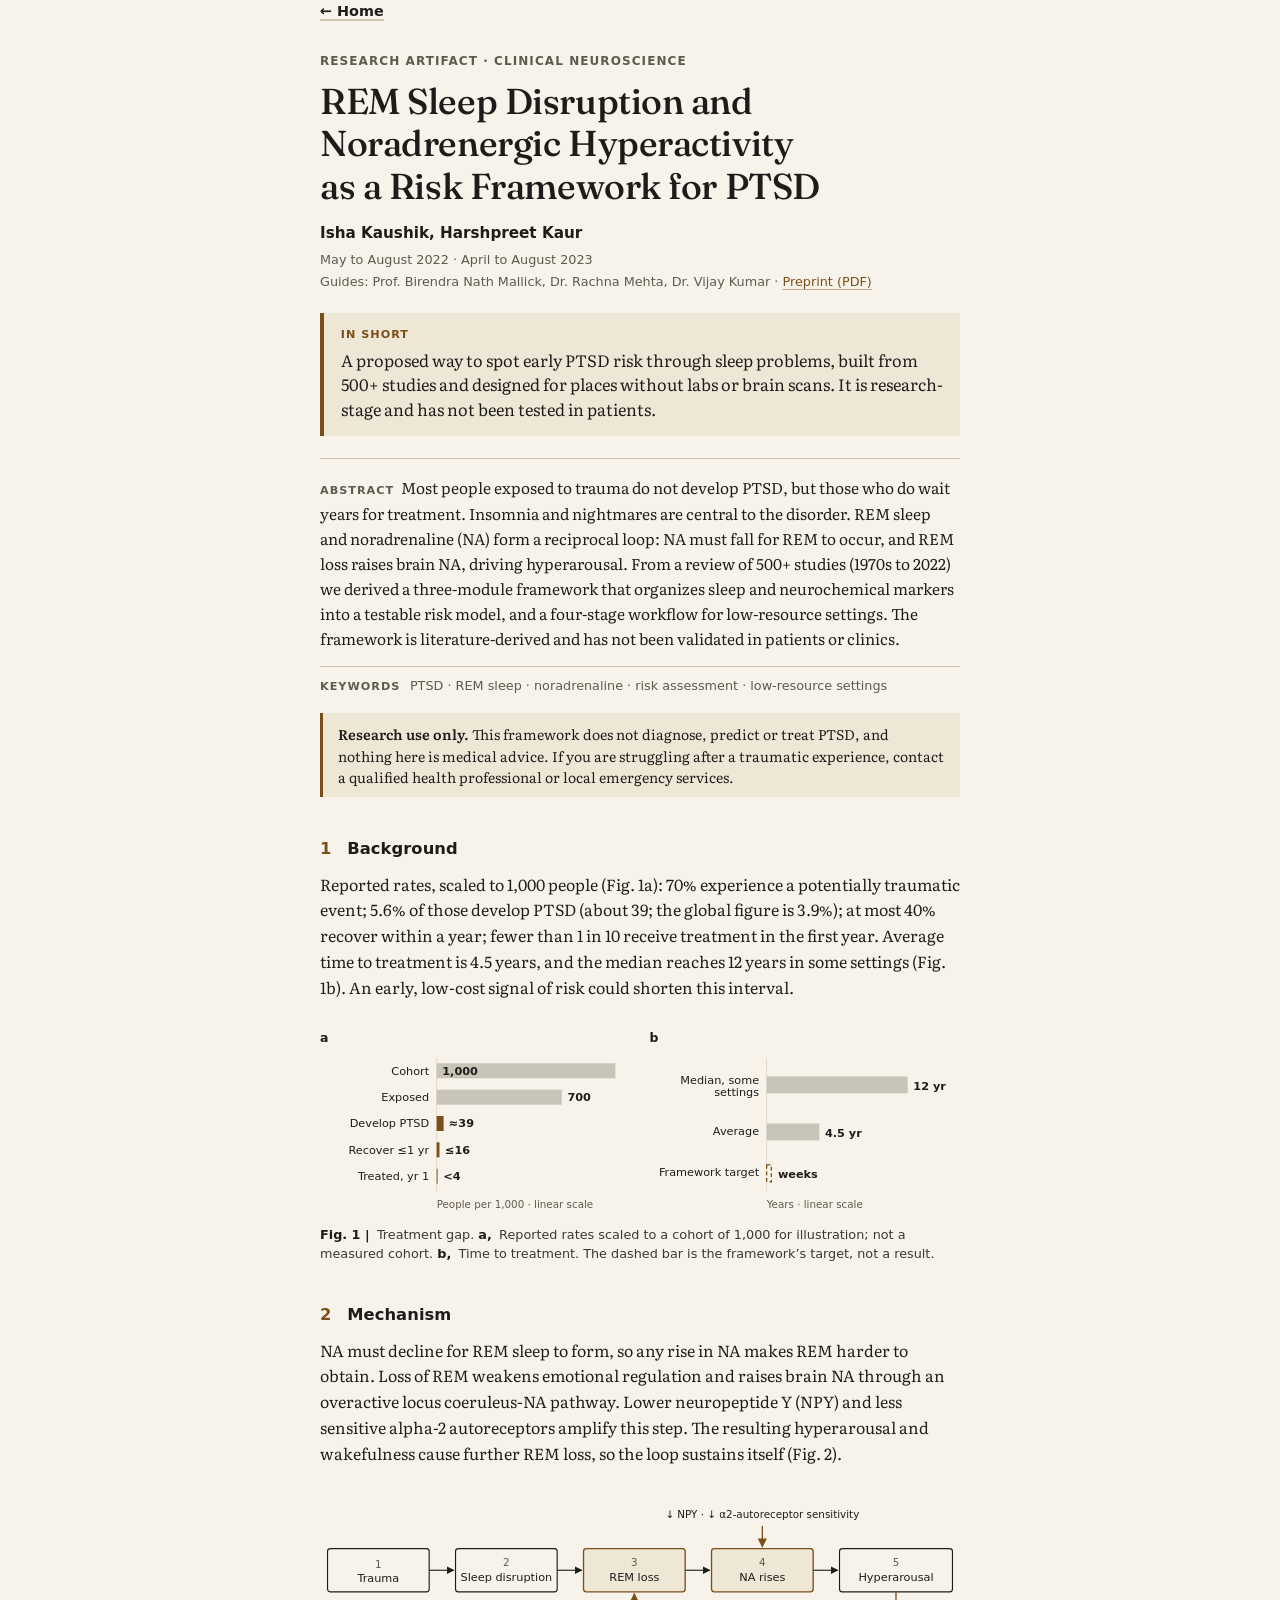
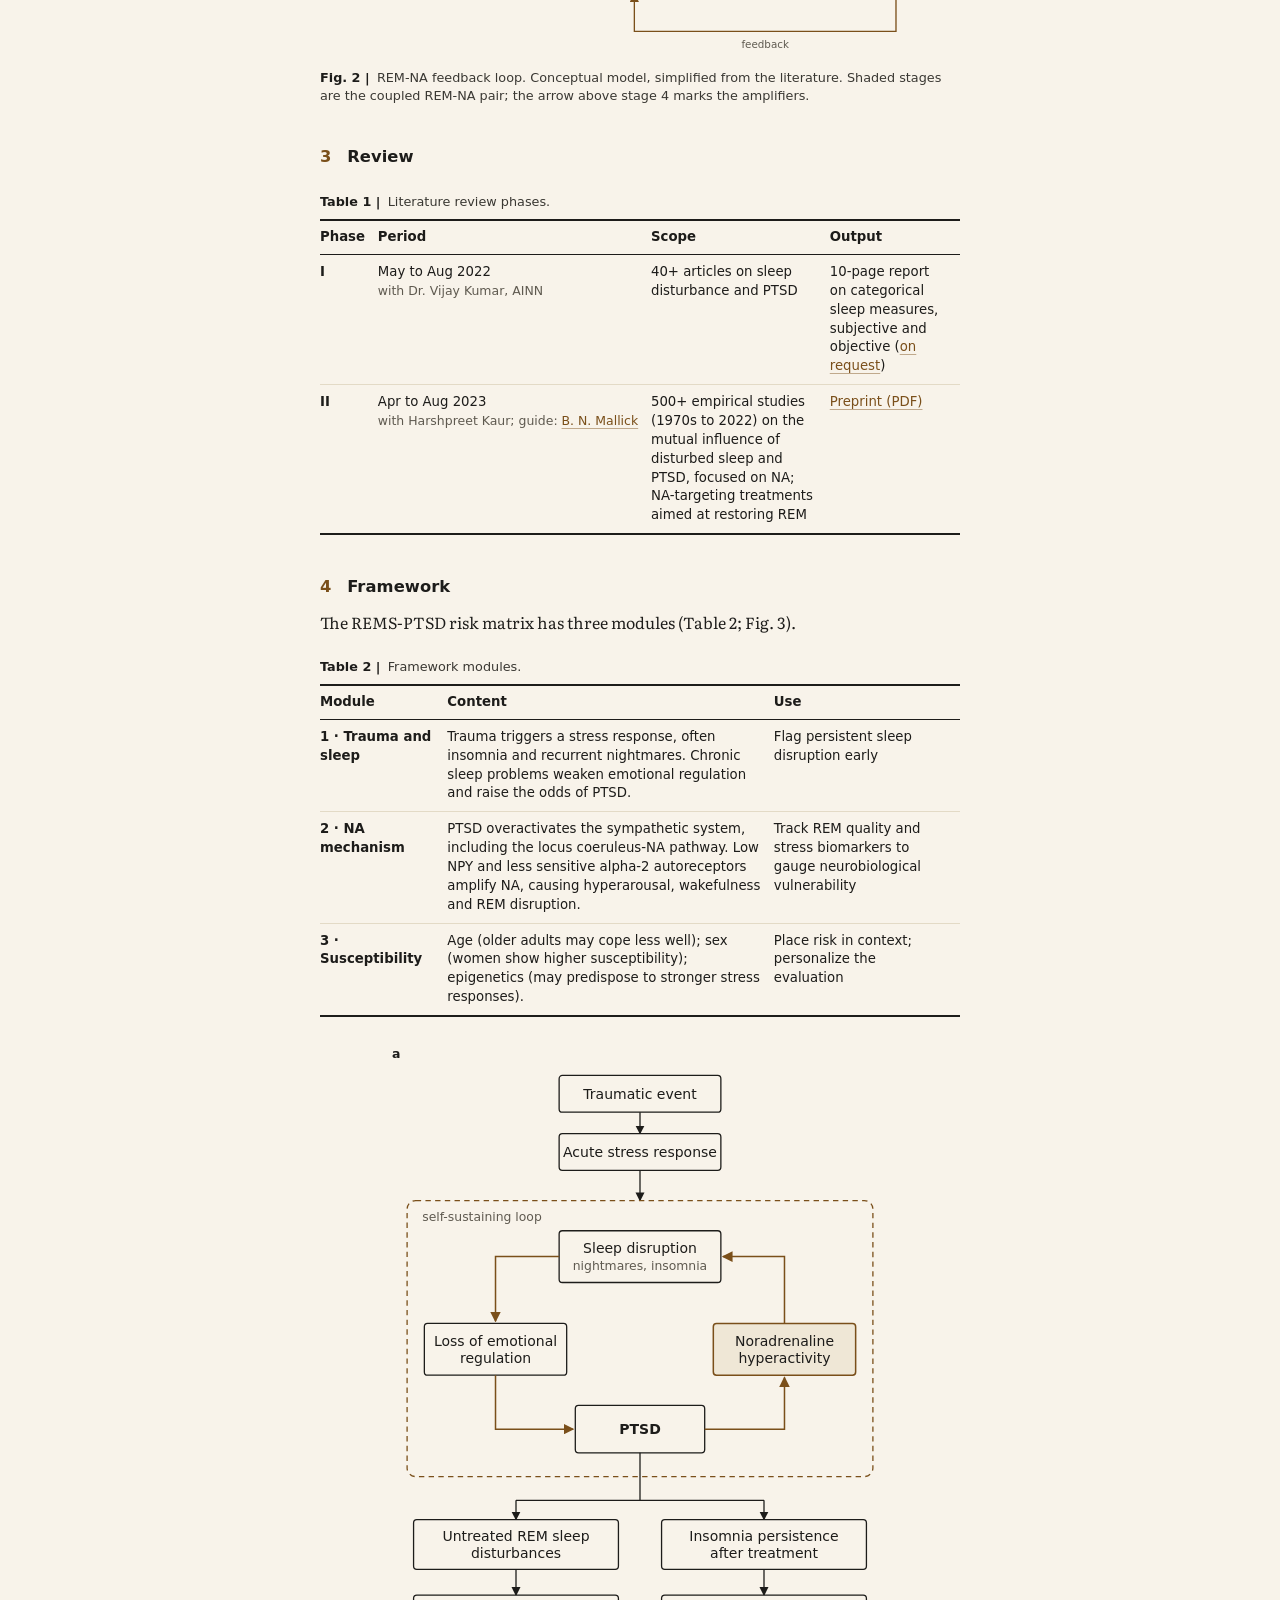
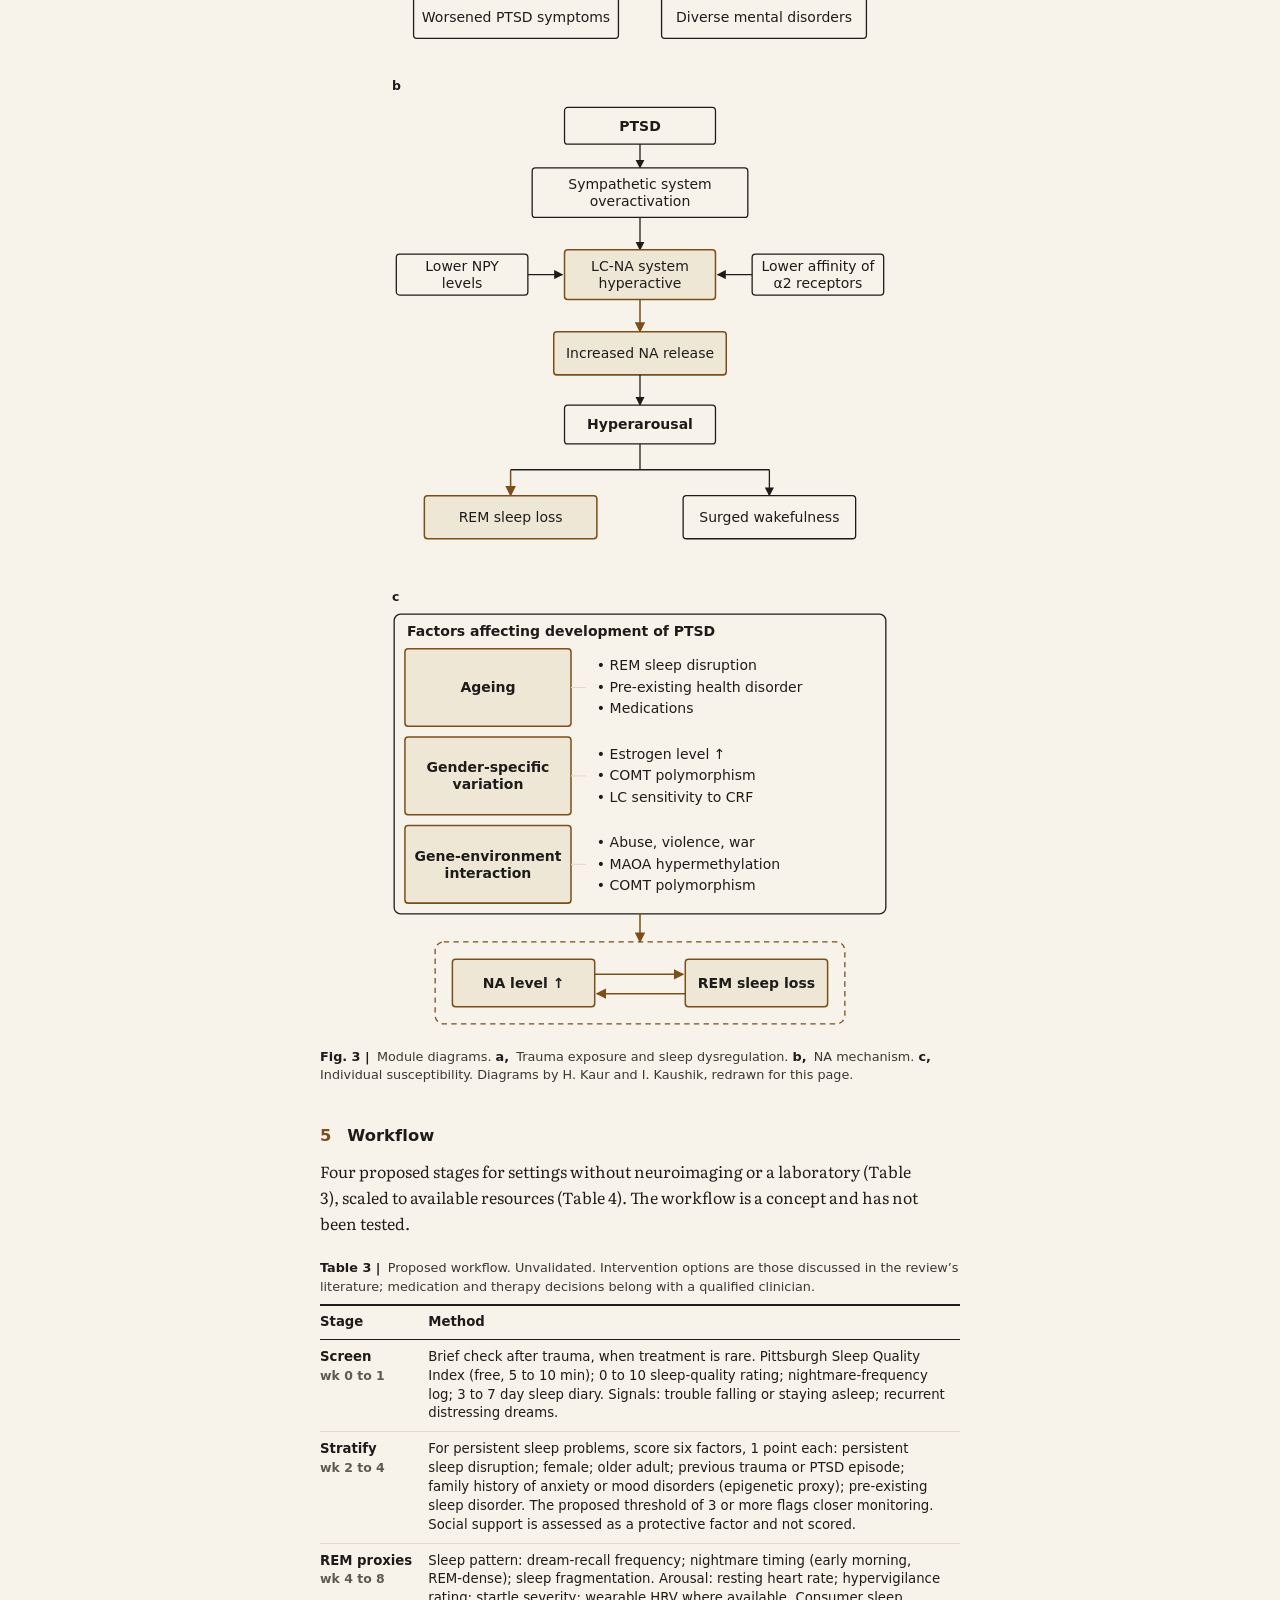
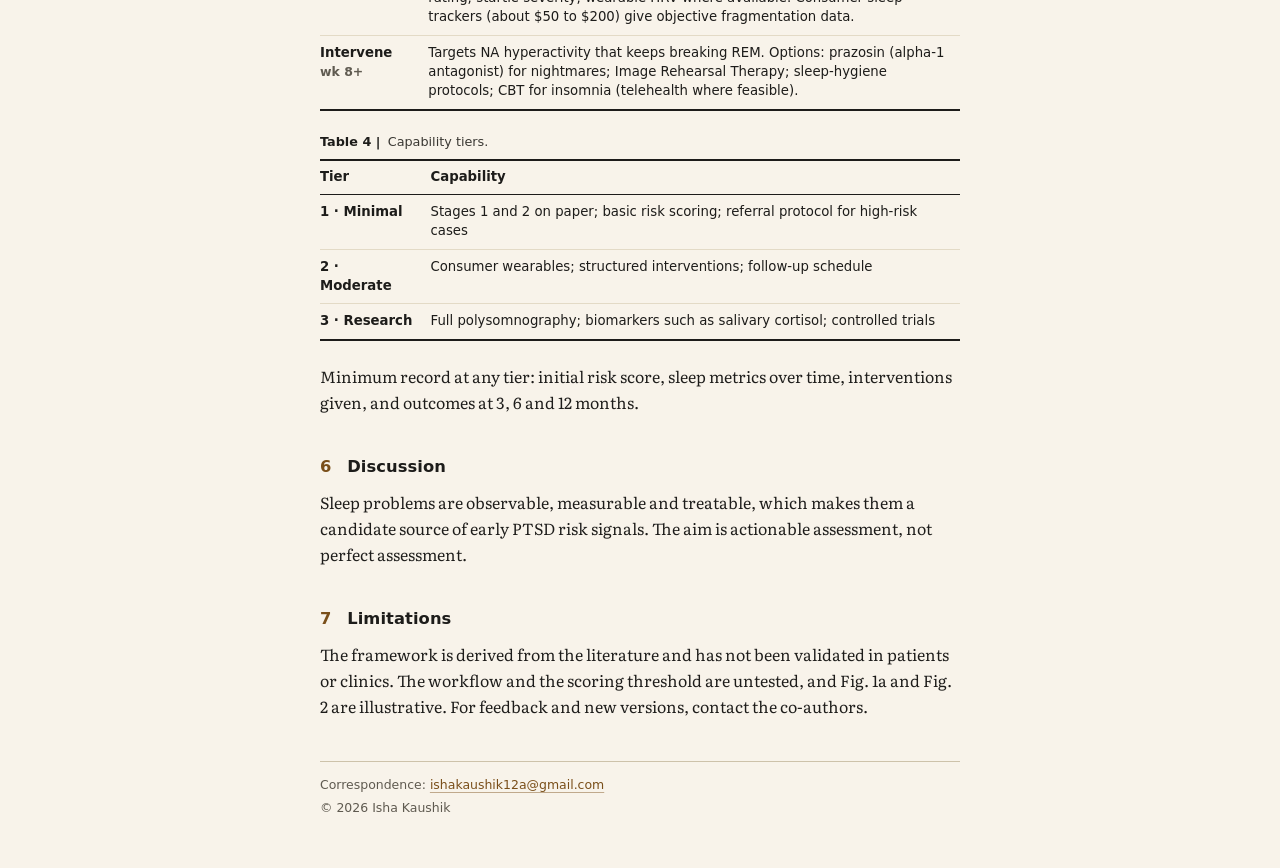
<file: Sleep Research Project/index.html>
<!DOCTYPE html>
<html lang="en">
<head>
<meta charset="UTF-8">
<meta name="viewport" content="width=device-width, initial-scale=1.0">
<meta name="color-scheme" content="light">
<link rel="icon" href="../media/Site logo.jpg" type="image/jpeg">
<title>REM Sleep Disruption and Noradrenergic Hyperactivity as a Risk Framework for PTSD | Isha Kaushik</title>
<meta name="description" content="A literature-derived, research-stage framework linking REM sleep disruption to PTSD risk, with a workflow for low-resource settings. Not a clinical tool.">
<link rel="preconnect" href="https://fonts.googleapis.com">
<link rel="preconnect" href="https://fonts.gstatic.com" crossorigin>
<link href="https://fonts.googleapis.com/css2?family=Fraunces:opsz,wght@9..144,400..600&amp;family=Literata:ital,opsz,wght@0,7..72,300..700;1,7..72,300..600&amp;display=swap" rel="stylesheet">
<link rel="stylesheet" href="../project.css">
<script>if(top!==self)document.documentElement.classList.add("framed")</script>
</head>
<body id="top">
<div class="page">
<p class="home-link"><a href="../index.html">← Home</a></p>

<p class="kicker">Research artifact · Clinical neuroscience</p>

<h1>REM Sleep Disruption and Noradrenergic Hyperactivity as a Risk Framework for PTSD</h1>
<p class="authors">Isha Kaushik, Harshpreet Kaur</p>
<p class="affil">May to August 2022 · April to August 2023</p>
<p class="affil">Guides: Prof. Birendra Nath Mallick, Dr. Rachna Mehta, Dr. Vijay Kumar · <a href="sleep%20paper.pdf">Preprint (PDF)</a></p>

<div class="tldr"><span class="lab">In short</span><p>A proposed way to spot early PTSD risk through sleep problems, built from 500+ studies and designed for places without labs or brain scans. It is research-stage and has not been tested in patients.</p></div>

<div class="abstract">
  <p><span class="lab">Abstract</span>Most people exposed to trauma do not develop PTSD, but those who do wait years for treatment. Insomnia and nightmares are central to the disorder. REM sleep and noradrenaline (NA) form a reciprocal loop: NA must fall for REM to occur, and REM loss raises brain NA, driving hyperarousal. From a review of 500+ studies (1970s to 2022) we derived a three-module framework that organizes sleep and neurochemical markers into a testable risk model, and a four-stage workflow for low-resource settings. The framework is literature-derived and has not been validated in patients or clinics.</p>
</div>
<p class="kw"><span class="lab">Keywords</span>PTSD · REM sleep · noradrenaline · risk assessment · low-resource settings</p>

<div class="note" role="note">
  <p><b>Research use only.</b> This framework does not diagnose, predict or treat PTSD, and nothing here is medical advice. If you are struggling after a traumatic experience, contact a qualified health professional or local emergency services.</p>
</div>

<h2 id="background">Background</h2>
<p>Reported rates, scaled to 1,000 people (Fig. 1a): 70% experience a potentially traumatic event; 5.6% of those develop PTSD (about 39; the global figure is 3.9%); at most 40% recover within a year; fewer than 1 in 10 receive treatment in the first year. Average time to treatment is 4.5 years, and the median reaches 12 years in some settings (Fig. 1b). An early, low-cost signal of risk could shorten this interval.</p>

<figure class="fig">
<div class="panels">
<div>
<p class="pl">a</p>
<svg viewBox="0 0 330 176" role="img" aria-label="Bars per 1,000 people: cohort 1,000; exposed 700; develop PTSD about 39; recover within a year at most 16; treated in year one under 4.">
  <g class="gr"><line x1="124" y1="6" x2="124" y2="148"/></g>
  <text x="116" y="24" text-anchor="end">Cohort</text><rect class="fg" x="124" y="12" width="190" height="16"/><text x="130" y="24" class="b">1,000</text>
  <text x="116" y="52" text-anchor="end">Exposed</text><rect class="fg" x="124" y="40" width="133" height="16"/><text x="263" y="52" class="b">700</text>
  <text x="116" y="80" text-anchor="end">Develop PTSD</text><rect class="fa" x="124" y="68" width="7.4" height="16"/><text x="137" y="80" class="b">≈39</text>
  <text x="116" y="108" text-anchor="end">Recover ≤1 yr</text><rect class="fa" x="124" y="96" width="3" height="16"/><text x="133" y="108" class="b">≤16</text>
  <text x="116" y="136" text-anchor="end">Treated, yr 1</text><rect class="fa" x="124" y="124" width="1" height="16"/><text x="131" y="136" class="b">&lt;4</text>
  <text x="124" y="166" class="m s">People per 1,000 · linear scale</text>
</svg>
</div>
<div>
<p class="pl">b</p>
<svg viewBox="0 0 330 176" role="img" aria-label="Time to treatment: median 12 years in some settings; average 4.5 years; framework target weeks.">
  <g class="gr"><line x1="124" y1="6" x2="124" y2="148"/></g>
  <text x="116" y="34" text-anchor="end">Median, some</text><text x="116" y="47" text-anchor="end">settings</text>
  <rect class="fg" x="124" y="26" width="150" height="18"/><text x="280" y="40" class="b">12 yr</text>
  <text x="116" y="88" text-anchor="end">Average</text>
  <rect class="fg" x="124" y="76" width="56" height="18"/><text x="186" y="90" class="b">4.5 yr</text>
  <text x="116" y="132" text-anchor="end">Framework target</text>
  <rect x="124" y="120" width="5" height="18" class="lna dash"/><text x="136" y="134" class="b">weeks</text>
  <text x="124" y="166" class="m s">Years · linear scale</text>
</svg>
</div>
</div>
<figcaption class="cap"><b>Fig. 1 |</b> Treatment gap. <b>a,</b> Reported rates scaled to a cohort of 1,000 for illustration; not a measured cohort. <b>b,</b> Time to treatment. The dashed bar is the framework’s target, not a result.</figcaption>
</figure>

<h2 id="mechanism">Mechanism</h2>
<p>NA must decline for REM sleep to form, so any rise in NA makes REM harder to obtain. Loss of REM weakens emotional regulation and raises brain NA through an overactive locus coeruleus-NA pathway. Lower neuropeptide Y (NPY) and less sensitive alpha-2 autoreceptors amplify this step. The resulting hyperarousal and wakefulness cause further REM loss, so the loop sustains itself (Fig. 2).</p>

<figure class="fig">
<div class="sx"><svg viewBox="0 0 680 176" role="img" aria-label="Loop: trauma, sleep disruption, REM loss, NA rises, hyperarousal; hyperarousal feeds back to REM loss. NPY decrease and alpha-2 autoreceptor desensitization amplify the NA step.">
  <defs>
    <marker id="s1" viewBox="0 0 10 10" refX="9" refY="5" markerWidth="7" markerHeight="7" orient="auto"><path d="M0 0L10 5L0 10z" class="fl"/></marker>
    <marker id="s2" viewBox="0 0 10 10" refX="9" refY="5" markerWidth="7" markerHeight="7" orient="auto"><path d="M0 0L10 5L0 10z" class="fa"/></marker>
  </defs>
  <g text-anchor="middle">
    <rect class="bx" x="8" y="58" width="108" height="46" rx="3"/><text x="62" y="79" class="m s">1</text><text x="62" y="94">Trauma</text>
    <rect class="bx" x="144" y="58" width="108" height="46" rx="3"/><text x="198" y="76" class="m s">2</text><text x="198" y="92">Sleep disruption</text>
    <rect class="bxa" x="280" y="58" width="108" height="46" rx="3"/><text x="334" y="76" class="m s">3</text><text x="334" y="92">REM loss</text>
    <rect class="bxa" x="416" y="58" width="108" height="46" rx="3"/><text x="470" y="76" class="m s">4</text><text x="470" y="92">NA rises</text>
    <rect class="bx" x="552" y="58" width="120" height="46" rx="3"/><text x="612" y="76" class="m s">5</text><text x="612" y="92">Hyperarousal</text>
  </g>
  <path class="ln" d="M116 81 L142 81" marker-end="url(#s1)"/>
  <path class="ln" d="M252 81 L278 81" marker-end="url(#s1)"/>
  <path class="ln" d="M388 81 L414 81" marker-end="url(#s1)"/>
  <path class="ln" d="M524 81 L550 81" marker-end="url(#s1)"/>
  <path class="lna" d="M612 104 L612 146 L334 146 L334 106" marker-end="url(#s2)"/>
  <text x="473" y="164" text-anchor="middle" class="m s">feedback</text>
  <path class="lna" d="M470 34 L470 56" marker-end="url(#s2)"/>
  <text x="470" y="26" text-anchor="middle" class="s">↓ NPY · ↓ α2-autoreceptor sensitivity</text>
</svg></div>
<figcaption class="cap"><b>Fig. 2 |</b> REM-NA feedback loop. Conceptual model, simplified from the literature. Shaded stages are the coupled REM-NA pair; the arrow above stage 4 marks the amplifiers.</figcaption>
</figure>

<h2 id="review">Review</h2>
<figure class="tbl">
<figcaption class="cap"><b>Table 1 |</b> Literature review phases.</figcaption>
<div class="sx"><table>
<thead><tr><th>Phase</th><th>Period</th><th>Scope</th><th>Output</th></tr></thead>
<tbody>
<tr><td>I</td><td class="nw">May to Aug 2022<br><span class="sm">with Dr. Vijay Kumar, AINN</span></td><td>40+ articles on sleep disturbance and PTSD</td><td>10-page report on categorical sleep measures, subjective and objective (<a href="mailto:ishakaushik12a@gmail.com?subject=Request%3A%20sleep%20measures%20report">on request</a>)</td></tr>
<tr><td>II</td><td class="nw">Apr to Aug 2023<br><span class="sm">with Harshpreet Kaur; guide: <a href="https://en.wikipedia.org/wiki/Birendra_Nath_Mallick">B. N. Mallick</a></span></td><td>500+ empirical studies (1970s to 2022) on the mutual influence of disturbed sleep and PTSD, focused on NA; NA-targeting treatments aimed at restoring REM</td><td><a href="sleep%20paper.pdf">Preprint (PDF)</a></td></tr>
</tbody></table></div>
</figure>

<h2 id="framework">Framework</h2>
<p>The REMS-PTSD risk matrix has three modules (Table 2; Fig. 3).</p>

<figure class="tbl">
<figcaption class="cap"><b>Table 2 |</b> Framework modules.</figcaption>
<div class="sx"><table>
<thead><tr><th>Module</th><th>Content</th><th>Use</th></tr></thead>
<tbody>
<tr><td>1 · Trauma and sleep</td><td>Trauma triggers a stress response, often insomnia and recurrent nightmares. Chronic sleep problems weaken emotional regulation and raise the odds of PTSD.</td><td>Flag persistent sleep disruption early</td></tr>
<tr><td>2 · NA mechanism</td><td>PTSD overactivates the sympathetic system, including the locus coeruleus-NA pathway. Low NPY and less sensitive alpha-2 autoreceptors amplify NA, causing hyperarousal, wakefulness and REM disruption.</td><td>Track REM quality and stress biomarkers to gauge neurobiological vulnerability</td></tr>
<tr><td>3 · Susceptibility</td><td>Age (older adults may cope less well); sex (women show higher susceptibility); epigenetics (may predispose to stronger stress responses).</td><td>Place risk in context; personalize the evaluation</td></tr>
</tbody></table></div>
</figure>

<figure class="fig">
<div class="dgs">
<div><p class="pl">a</p><svg class="dg" viewBox="0 0 460 536" role="img" aria-label="Flow diagram. Traumatic event leads to acute stress response, then into a loop of sleep disruption, loss of emotional regulation, PTSD and noradrenaline hyperactivity, which feeds back into sleep disruption. PTSD branches to untreated REM sleep disturbances and worsened PTSD symptoms, and to persistent insomnia after treatment and diverse mental disorders."><defs><marker id="da1" viewBox="0 0 10 10" refX="9" refY="5" markerWidth="7" markerHeight="7" orient="auto"><path d="M0 0L10 5L0 10z" class="fl"/></marker><marker id="da2" viewBox="0 0 10 10" refX="9" refY="5" markerWidth="7" markerHeight="7" orient="auto"><path d="M0 0L10 5L0 10z" class="fa"/></marker></defs><rect class="bx" x="155" y="6" width="150" height="34" rx="3"/><text x="230.0" y="27.5" text-anchor="middle">Traumatic event</text><path class="ln" d="M230 40 L230 60" marker-end="url(#da1)"/><rect class="bx" x="155" y="60" width="150" height="34" rx="3"/><text x="230.0" y="81.5" text-anchor="middle">Acute stress response</text><path class="ln" d="M230 94 L230 122" marker-end="url(#da1)"/><rect class="bxd" x="14" y="122" width="432" height="256" rx="8"/><text x="28" y="141" class="m s">self-sustaining loop</text><rect class="bx" x="155" y="150" width="150" height="48" rx="3"/><text x="230.0" y="170.5" text-anchor="middle">Sleep disruption</text><text x="230.0" y="186.5" text-anchor="middle" class="m s">nightmares, insomnia</text><rect class="bx" x="30" y="236" width="132" height="48" rx="3"/><text x="96.0" y="256.5" text-anchor="middle">Loss of emotional</text><text x="96.0" y="272.5" text-anchor="middle">regulation</text><rect class="bxa" x="298" y="236" width="132" height="48" rx="3"/><text x="364.0" y="256.5" text-anchor="middle">Noradrenaline</text><text x="364.0" y="272.5" text-anchor="middle">hyperactivity</text><rect class="bx" x="170" y="312" width="120" height="44" rx="3"/><text x="230.0" y="338.5" text-anchor="middle" class="b">PTSD</text><path class="lna" d="M155 174 L96 174 L96 234" marker-end="url(#da2)"/><path class="lna" d="M96 284 L96 334 L168 334" marker-end="url(#da2)"/><path class="lna" d="M290 334 L364 334 L364 286" marker-end="url(#da2)"/><path class="lna" d="M364 236 L364 174 L307 174" marker-end="url(#da2)"/><path class="ln" d="M230 356 L230 400"/><path class="ln" d="M115 400 L345 400"/><path class="ln" d="M115 400 L115 418" marker-end="url(#da1)"/><path class="ln" d="M345 400 L345 418" marker-end="url(#da1)"/><rect class="bx" x="20" y="418" width="190" height="46" rx="3"/><text x="115.0" y="437.5" text-anchor="middle">Untreated REM sleep</text><text x="115.0" y="453.5" text-anchor="middle">disturbances</text><rect class="bx" x="250" y="418" width="190" height="46" rx="3"/><text x="345.0" y="437.5" text-anchor="middle">Insomnia persistence</text><text x="345.0" y="453.5" text-anchor="middle">after treatment</text><path class="ln" d="M115 464 L115 488" marker-end="url(#da1)"/><path class="ln" d="M345 464 L345 488" marker-end="url(#da1)"/><rect class="bx" x="20" y="488" width="190" height="40" rx="3"/><text x="115.0" y="512.5" text-anchor="middle">Worsened PTSD symptoms</text><rect class="bx" x="250" y="488" width="190" height="40" rx="3"/><text x="345.0" y="512.5" text-anchor="middle">Diverse mental disorders</text></svg></div>
<div><p class="pl">b</p><svg class="dg" viewBox="0 0 460 424" role="img" aria-label="Flow diagram. PTSD drives sympathetic system overactivation. Lower NPY levels and lower affinity of alpha-2 receptors make the locus coeruleus noradrenaline system hyperactive, which increases noradrenaline release and causes hyperarousal, leading to REM sleep loss and surged wakefulness."><defs><marker id="db1" viewBox="0 0 10 10" refX="9" refY="5" markerWidth="7" markerHeight="7" orient="auto"><path d="M0 0L10 5L0 10z" class="fl"/></marker><marker id="db2" viewBox="0 0 10 10" refX="9" refY="5" markerWidth="7" markerHeight="7" orient="auto"><path d="M0 0L10 5L0 10z" class="fa"/></marker></defs><rect class="bx" x="160" y="6" width="140" height="34" rx="3"/><text x="230.0" y="27.5" text-anchor="middle" class="b">PTSD</text><path class="ln" d="M230 40 L230 62" marker-end="url(#db1)"/><rect class="bx" x="130" y="62" width="200" height="46" rx="3"/><text x="230.0" y="81.5" text-anchor="middle">Sympathetic system</text><text x="230.0" y="97.5" text-anchor="middle">overactivation</text><path class="ln" d="M230 108 L230 138" marker-end="url(#db1)"/><rect class="bxa" x="160" y="138" width="140" height="46" rx="3"/><text x="230.0" y="157.5" text-anchor="middle">LC-NA system</text><text x="230.0" y="173.5" text-anchor="middle">hyperactive</text><rect class="bx" x="4" y="142" width="122" height="38" rx="3"/><text x="65.0" y="157.5" text-anchor="middle">Lower NPY</text><text x="65.0" y="173.5" text-anchor="middle">levels</text><rect class="bx" x="334" y="142" width="122" height="38" rx="3"/><text x="395.0" y="157.5" text-anchor="middle">Lower affinity of</text><text x="395.0" y="173.5" text-anchor="middle">α2 receptors</text><path class="ln" d="M126 161 L158 161" marker-end="url(#db1)"/><path class="ln" d="M334 161 L302 161" marker-end="url(#db1)"/><path class="lna" d="M230 184 L230 214" marker-end="url(#db2)"/><rect class="bxa" x="150" y="214" width="160" height="40" rx="3"/><text x="230.0" y="238.5" text-anchor="middle">Increased NA release</text><path class="ln" d="M230 254 L230 282" marker-end="url(#db1)"/><rect class="bx" x="160" y="282" width="140" height="36" rx="3"/><text x="230.0" y="304.5" text-anchor="middle" class="b">Hyperarousal</text><path class="ln" d="M230 318 L230 342"/><path class="ln" d="M110 342 L350 342"/><path class="lna" d="M110 342 L110 366" marker-end="url(#db2)"/><path class="ln" d="M350 342 L350 366" marker-end="url(#db1)"/><rect class="bxa" x="30" y="366" width="160" height="40" rx="3"/><text x="110.0" y="390.5" text-anchor="middle">REM sleep loss</text><rect class="bx" x="270" y="366" width="160" height="40" rx="3"/><text x="350.0" y="390.5" text-anchor="middle">Surged wakefulness</text></svg></div>
<div><p class="pl">c</p><svg class="dg" viewBox="0 0 460 396" role="img" aria-label="Diagram of factors affecting development of PTSD. Ageing (REM sleep disruption, pre-existing health disorder, medications), gender-specific variation (higher estrogen level, COMT polymorphism, LC sensitivity to CRF) and gene-environment interaction (abuse, violence and war, MAOA hypermethylation, COMT polymorphism) all feed a loop between raised noradrenaline level and REM sleep loss."><defs><marker id="dc1" viewBox="0 0 10 10" refX="9" refY="5" markerWidth="7" markerHeight="7" orient="auto"><path d="M0 0L10 5L0 10z" class="fl"/></marker><marker id="dc2" viewBox="0 0 10 10" refX="9" refY="5" markerWidth="7" markerHeight="7" orient="auto"><path d="M0 0L10 5L0 10z" class="fa"/></marker></defs><rect class="bx" x="2" y="2" width="456" height="278" rx="6" style="fill:none"/><text x="14" y="22" class="b">Factors affecting development of PTSD</text><rect class="bxa" x="12" y="34" width="154" height="72" rx="3"/><text x="89.0" y="74.5" text-anchor="middle" class="b">Ageing</text><path class="gr" d="M166 70 L180 70"/><text x="190" y="54">• REM sleep disruption</text><text x="190" y="74">• Pre-existing health disorder</text><text x="190" y="94">• Medications</text><rect class="bxa" x="12" y="116" width="154" height="72" rx="3"/><text x="89.0" y="148.5" text-anchor="middle" class="b">Gender-specific</text><text x="89.0" y="164.5" text-anchor="middle" class="b">variation</text><path class="gr" d="M166 152 L180 152"/><text x="190" y="136">• Estrogen level ↑</text><text x="190" y="156">• COMT polymorphism</text><text x="190" y="176">• LC sensitivity to CRF</text><rect class="bxa" x="12" y="198" width="154" height="72" rx="3"/><text x="89.0" y="230.5" text-anchor="middle" class="b">Gene-environment</text><text x="89.0" y="246.5" text-anchor="middle" class="b">interaction</text><path class="gr" d="M166 234 L180 234"/><text x="190" y="218">• Abuse, violence, war</text><text x="190" y="238">• MAOA hypermethylation</text><text x="190" y="258">• COMT polymorphism</text><path class="lna" d="M230 280 L230 306" marker-end="url(#dc2)"/><rect class="bxd" x="40" y="306" width="380" height="76" rx="8"/><rect class="bxa" x="56" y="322" width="132" height="44" rx="3"/><text x="122.0" y="348.5" text-anchor="middle" class="b">NA level ↑</text><rect class="bxa" x="272" y="322" width="132" height="44" rx="3"/><text x="338.0" y="348.5" text-anchor="middle" class="b">REM sleep loss</text><path class="lna" d="M188 336 L270 336" marker-end="url(#dc2)"/><path class="lna" d="M272 354 L190 354" marker-end="url(#dc2)"/></svg></div>
</div>
<figcaption class="cap"><b>Fig. 3 |</b> Module diagrams. <b>a,</b> Trauma exposure and sleep dysregulation. <b>b,</b> NA mechanism. <b>c,</b> Individual susceptibility. Diagrams by H. Kaur and I. Kaushik, redrawn for this page.</figcaption>
</figure>

<h2 id="workflow">Workflow</h2>
<p>Four proposed stages for settings without neuroimaging or a laboratory (Table 3), scaled to available resources (Table 4). The workflow is a concept and has not been tested.</p>

<figure class="tbl">
<figcaption class="cap"><b>Table 3 |</b> Proposed workflow. Unvalidated. Intervention options are those discussed in the review’s literature; medication and therapy decisions belong with a qualified clinician.</figcaption>
<div class="sx"><table>
<thead><tr><th>Stage</th><th>Method</th></tr></thead>
<tbody>
<tr><td class="nw">Screen<br><span class="sm">wk 0 to 1</span></td><td>Brief check after trauma, when treatment is rare. Pittsburgh Sleep Quality Index (free, 5 to 10 min); 0 to 10 sleep-quality rating; nightmare-frequency log; 3 to 7 day sleep diary. Signals: trouble falling or staying asleep; recurrent distressing dreams.</td></tr>
<tr><td class="nw">Stratify<br><span class="sm">wk 2 to 4</span></td><td>For persistent sleep problems, score six factors, 1 point each: persistent sleep disruption; female; older adult; previous trauma or PTSD episode; family history of anxiety or mood disorders (epigenetic proxy); pre-existing sleep disorder. The proposed threshold of 3 or more flags closer monitoring. Social support is assessed as a protective factor and not scored.</td></tr>
<tr><td class="nw">REM proxies<br><span class="sm">wk 4 to 8</span></td><td>Sleep pattern: dream-recall frequency; nightmare timing (early morning, REM-dense); sleep fragmentation. Arousal: resting heart rate; hypervigilance rating; startle severity; wearable HRV where available. Consumer sleep trackers (about $50 to $200) give objective fragmentation data.</td></tr>
<tr><td class="nw">Intervene<br><span class="sm">wk 8+</span></td><td>Targets NA hyperactivity that keeps breaking REM. Options: prazosin (alpha-1 antagonist) for nightmares; Image Rehearsal Therapy; sleep-hygiene protocols; CBT for insomnia (telehealth where feasible).</td></tr>
</tbody></table></div>
</figure>

<figure class="tbl">
<figcaption class="cap"><b>Table 4 |</b> Capability tiers.</figcaption>
<div class="sx"><table>
<thead><tr><th>Tier</th><th>Capability</th></tr></thead>
<tbody>
<tr><td>1 · Minimal</td><td>Stages 1 and 2 on paper; basic risk scoring; referral protocol for high-risk cases</td></tr>
<tr><td>2 · Moderate</td><td>Consumer wearables; structured interventions; follow-up schedule</td></tr>
<tr><td>3 · Research</td><td>Full polysomnography; biomarkers such as salivary cortisol; controlled trials</td></tr>
</tbody></table></div>
</figure>
<p>Minimum record at any tier: initial risk score, sleep metrics over time, interventions given, and outcomes at 3, 6 and 12 months.</p>

<h2 id="discussion">Discussion</h2>
<p>Sleep problems are observable, measurable and treatable, which makes them a candidate source of early PTSD risk signals. The aim is actionable assessment, not perfect assessment.</p>

<h2 id="limitations">Limitations</h2>
<p>The framework is derived from the literature and has not been validated in patients or clinics. The workflow and the scoring threshold are untested, and Fig. 1a and Fig. 2 are illustrative. For feedback and new versions, contact the co-authors.</p>


<div class="corr"><p>Correspondence: <a href="mailto:ishakaushik12a@gmail.com">ishakaushik12a@gmail.com</a></p><p>© 2026 Isha Kaushik</p></div>
</div>
</body>
</html>
</file>
<file: home.css>
/* Homepage: a dark left plate (intro, links, photo) that stays put while the story scrolls on the right. */

:root{--ph-ml:12rem;--ph-w:min(calc((100svh - 250px) * .6667),30rem);--dk:#0b0a09;--cream:#f8f3ea;--amber:#d6a566;--ink:#1a2e1c;--acc:#7a4f1a;--bn:#7a4f1a;--rule:#d9cfb9;--mute:#6b6459;--edge:3rem}
*,*::before,*::after{box-sizing:border-box}
html{background:var(--cream)}
body{margin:0;background:var(--cream);color:var(--ink);font-family:'Newsreader',Georgia,serif;font-size:.9rem;line-height:1.6;-webkit-font-smoothing:antialiased}
body.locked{overflow:hidden}
.sr-only{position:absolute;width:1px;height:1px;margin:-1px;padding:0;overflow:hidden;clip:rect(0 0 0 0);white-space:nowrap;border:0}

/* two columns: a dark plate on the left, the story on the right; the photo crosses the seam */
.wrap{display:grid;grid-template-columns:minmax(0,36%) minmax(0,1fr);padding-bottom:1.25rem}

/* the plate: sticky, full height, never scrolls away while reading */
.rail{position:sticky;top:0;height:100vh;height:100svh;z-index:2;display:flex;flex-direction:column;justify-content:flex-start;gap:0;padding:0 2rem 3vh;background:radial-gradient(60% 60% at 30% 42%,rgba(214,165,102,.14),transparent 70%),var(--dk);color:var(--cream)}

/* intro: centred on the plate, a little lower and set larger */
.rt{order:-1;flex:1 1 auto;display:flex;flex-direction:column;justify-content:center;align-items:center;text-align:center;gap:.8rem;margin:0;padding:0 2rem}
.rt p{margin:0;max-width:20rem;font-family:'Fraunces',Georgia,serif;font-size:.95rem;line-height:1.4;color:var(--cream)}
.rt .hl{color:var(--amber)}

/* photo: plain box, original crop, sitting into the story column */
.ph{margin:0 0 0 var(--ph-ml);width:var(--ph-w)}
.ph img{display:block;width:100%;height:auto;aspect-ratio:2/3;object-fit:cover;object-position:50% 12%;box-shadow:0 18px 40px rgba(0,0,0,.45)}

/* social links: a centred row of icons directly under the intro */
.links{display:flex;justify-content:center;flex-wrap:wrap;gap:1.1rem;margin:0}
.links a{display:flex;align-items:center;justify-content:center;text-decoration:none;color:rgba(248,243,234,.82);transition:color .25s ease,transform .25s ease;line-height:0}
.links a:hover{color:var(--amber);transform:translateY(-2px)}
.links svg{width:18px;height:18px;fill:currentColor}
.links svg.stroke{fill:none;stroke:currentColor;stroke-width:1.8;stroke-linecap:round;stroke-linejoin:round}
.links a:focus-visible{outline:2px solid var(--amber);outline-offset:4px;border-radius:2px}

/* story: tight vertical rhythm, text centred in its column */
.story{display:flex;justify-content:center;padding:4vh var(--edge) 4vh max(var(--edge),calc(2rem + var(--ph-ml) + var(--ph-w) + 3rem - 36vw))}
.prose{max-width:34rem}
.prose p{margin:0 0 .85em;font-size:.9rem;line-height:1.6}
.prose p:last-child{margin-bottom:0}
.prose a{color:var(--bn);font-weight:440;text-decoration:underline;text-decoration-thickness:1px;text-decoration-color:rgba(214,165,102,.9);text-underline-offset:3px}
.prose a:hover{color:var(--ink)}
.prose .hi{color:#4a2d0c;font-weight:600}
a:focus-visible{outline:2px solid var(--acc);outline-offset:3px;border-radius:2px}

/* footer: no rule, just a quiet line */
.end{padding:1.25rem 1.5rem 1.75rem;text-align:center}
.end p{margin:0 auto .2rem;max-width:36rem;font-size:.85rem;line-height:1.5}
.end .copy-line{font-size:.75rem;color:var(--mute)}
.end a{color:var(--bn)}

/* phones: stacked, the plate scrolls with the page, links become a row */
@media (max-width:760px){
  .wrap{grid-template-columns:minmax(0,1fr);padding-bottom:0}
  .rail{position:static;height:auto;gap:1.5rem;padding:2rem 1.25rem}
  .rt{flex:none}
  .rt p{font-size:1.05rem}
  .ph{margin:0 auto;width:min(60%,13rem)}
  .story{padding:1.5rem 1.25rem}
}

/* ---------- PROJECT PANEL: a small sheet over the page, like a Notion peek ---------- */
.sheet-wrap{position:fixed;inset:0;z-index:50;display:none;align-items:center;justify-content:center;padding:clamp(12px,3vh,36px) 16px;background:rgba(26,46,28,.22)}
.sheet-wrap.open{display:flex;animation:fade .18s ease-out}
.sheet{position:relative;width:min(820px,100%);height:min(88svh,1000px);display:flex;flex-direction:column;background:var(--cream);border:1px solid var(--rule);border-radius:12px;box-shadow:0 24px 70px rgba(26,46,28,.2);overflow:hidden;animation:rise-in .22s ease-out}
.sheet-bar{flex:none;display:flex;justify-content:flex-end;padding:.35rem .5rem;border-bottom:1px solid var(--rule)}
.sheet-close{display:grid;place-items:center;width:38px;height:38px;padding:0;border:0;border-radius:50%;background:none;color:var(--ink);cursor:pointer;line-height:0}
.sheet-close:hover{background:rgba(26,46,28,.08)}
.sheet-close:focus-visible{outline:2px solid var(--acc);outline-offset:2px}
.sheet iframe{flex:1;min-height:0;width:100%;border:0;background:var(--cream)}
@keyframes fade{from{opacity:0}}
@keyframes rise-in{from{opacity:0;transform:translateY(12px)}}
@media (max-width:760px){.sheet-wrap{padding:0}.sheet{width:100%;height:100%;border:0;border-radius:0}}

@media (prefers-reduced-motion:reduce){
  html{scroll-behavior:auto}
  .sheet-wrap.open,.sheet{animation:none}
  .links a,.links svg{transition:none}
}
</file>
<file: project.css>
/* Shared stylesheet for the project pages. Journal-article layout: cream paper (matches the
   homepage), serif text, sans labels, numbered sections, ruled tables, captioned figures.
   Navigation: sticky top bar, jump links, previous/next block. No JavaScript required. */

*,*::before,*::after{box-sizing:border-box}
:root{
  --paper:#f8f3ea; --ink:#1d1c1a; --mute:#5f5a50; --rule:#cdc2aa; --faint:#e3dac6; --soft:#efe7d6;
  --acc:#7a4f1a;
  --serif:'Literata',Georgia,'Times New Roman',serif;
  --display:'Fraunces','Literata',Georgia,serif;
  --sans:system-ui,-apple-system,'Segoe UI',Roboto,Helvetica,Arial,sans-serif;
}
html{-webkit-text-size-adjust:100%;scroll-behavior:smooth;scroll-padding-top:72px}
body{
  margin:0;background:var(--paper);color:var(--ink);
  font-family:var(--serif);font-weight:380;font-size:1rem;line-height:1.62;
  -webkit-font-smoothing:antialiased;text-rendering:optimizeLegibility;
  counter-reset:sec;
}
::selection{background:rgba(122,79,26,.2)}
.page{max-width:44rem;margin:0 auto;padding:0 clamp(18px,5vw,32px) 3rem}

a{color:var(--acc);text-decoration:underline;text-decoration-thickness:1px;text-underline-offset:3px;text-decoration-color:rgba(122,79,26,.45)}
a:hover{color:var(--ink);text-decoration-color:var(--ink)}
a:focus-visible{outline:2px solid var(--acc);outline-offset:2px}
p{margin:0 0 .85rem;hyphens:auto;text-wrap:pretty}
b,strong{font-weight:600}
sub,sup{line-height:0}

/* ---------- top navigation: sticky, bold, always visible ---------- */
.topnav{position:sticky;top:0;z-index:30;background:rgba(248,243,234,.97);-webkit-backdrop-filter:blur(6px);backdrop-filter:blur(6px);border-bottom:2px solid var(--ink);font-family:var(--sans)}
.topnav-in{max-width:62rem;margin:0 auto;padding:0 clamp(18px,5vw,32px);display:flex;align-items:stretch}
.topnav .back{flex:none;display:flex;align-items:center;min-height:50px;margin-right:.9rem;padding-right:1rem;border-right:1px solid var(--rule);font-size:1rem;font-weight:700;color:var(--ink);text-decoration:none;white-space:nowrap}
.topnav .back:hover{color:var(--acc)}
.topnav .projects{position:relative;flex:1;min-width:0;display:flex;gap:.55rem;overflow-x:auto;scrollbar-width:none;-webkit-overflow-scrolling:touch}
.topnav .projects::-webkit-scrollbar{display:none}
/* soft fade on the right edge, so a scrolling bar looks like it continues */
.topnav .projects{-webkit-mask-image:linear-gradient(90deg,#000 calc(100% - 22px),transparent);mask-image:linear-gradient(90deg,#000 calc(100% - 22px),transparent)}
@media (max-width:900px){.topnav .projects{gap:.3rem}.topnav .projects a{padding:0 .7rem;font-size:.88rem}}
.topnav .projects a{flex:none;display:flex;align-items:center;min-height:50px;padding:0 .95rem;font-size:.92rem;font-weight:600;color:var(--mute);text-decoration:none;white-space:nowrap}
.topnav .projects a:hover{color:var(--ink)}
.topnav .projects a[aria-current="page"]{color:var(--ink);font-weight:700;box-shadow:inset 0 -4px 0 var(--acc)}
.topnav a:focus-visible{outline-offset:-3px}
.kicker{font-family:var(--sans);font-size:.75rem;font-weight:600;letter-spacing:.09em;text-transform:uppercase;color:var(--mute);margin:1.8rem 0 0}

/* ---------- title block ---------- */
h1{
  font-family:var(--display);font-weight:500;font-size:clamp(1.6rem,4.4vw,2.25rem);
  line-height:1.18;letter-spacing:-.012em;margin:.5rem 0 .9rem;text-wrap:balance;
}
.authors{font-family:var(--sans);font-size:.95rem;font-weight:600;margin:0 0 .25rem}
.affil{font-family:var(--sans);font-size:.8rem;line-height:1.5;color:var(--mute);margin:0 0 .15rem}

.tldr{margin:1.4rem 0 0;padding:.85rem 1.05rem .9rem;background:var(--soft);border-left:4px solid var(--acc);font-size:1.03rem;line-height:1.5}
.tldr .lab{display:block;margin:0 0 .25rem;color:var(--acc)}
.tldr p{margin:0}
.abstract{margin:1.4rem 0 .6rem;padding:1rem 0 .9rem;border-top:1px solid var(--rule);border-bottom:1px solid var(--rule);font-size:.97rem}
.abstract p:last-child{margin-bottom:0}
.lab{font-family:var(--sans);font-size:.7rem;font-weight:700;letter-spacing:.09em;text-transform:uppercase;color:var(--mute);margin-right:.45rem}
.kw{font-family:var(--sans);font-size:.8rem;color:var(--mute);margin:0 0 1rem}
.kw .lab{margin-right:.6rem}
.jump{display:flex;flex-wrap:wrap;align-items:baseline;gap:.4rem 1rem;margin:0 0 1.1rem;padding:.7rem 0;border-top:1px solid var(--rule);border-bottom:1px solid var(--rule);font-family:var(--sans);font-size:.88rem;line-height:1.4}
.jump .lab{margin:0}
.jump a{font-weight:600;color:var(--ink);text-decoration:none;border-bottom:1.5px solid var(--rule)}
.jump a:hover{color:var(--acc);border-bottom-color:var(--acc)}

.note{
  margin:1rem 0 1.2rem;padding:.65rem .95rem;border-left:3px solid var(--acc);background:var(--soft);
  font-size:.88rem;line-height:1.5;
}
.note p{margin:0 0 .35rem}.note p:last-child{margin:0}

/* ---------- headings (numbered by CSS) ---------- */
h2{
  counter-increment:sec;counter-reset:sub;
  font-family:var(--sans);font-weight:700;font-size:1.02rem;letter-spacing:.005em;
  margin:2.4rem 0 .6rem;scroll-margin-top:72px;
}
h2::before{content:counter(sec);display:inline-block;min-width:1.7rem;color:var(--acc)}
h3{
  counter-increment:sub;
  font-family:var(--sans);font-weight:600;font-size:.9rem;margin:1.4rem 0 .3rem;
}
h3::before{content:counter(sec) "." counter(sub);display:inline-block;min-width:2.2rem;color:var(--mute);font-weight:500}
h2.un::before,h3.un::before{content:none}
h2.un{counter-increment:none}

/* run-in labels inside subsections */
.kv{margin:0 0 .5rem}
.kv .lab{display:inline-block;margin-right:.5rem}

ul.t,ol.t{margin:0 0 .9rem;padding-left:1.25rem}
ul.t li,ol.t li{margin:0 0 .3rem}

/* ---------- tables ---------- */
figure{margin:0}
.tbl{margin:1.4rem 0}
.cap{font-family:var(--sans);font-size:.8rem;line-height:1.45;color:#3a3833;margin:0 0 .5rem}
.cap b{color:var(--ink);font-weight:700;margin-right:.2rem}
.tbl .cap{margin-bottom:.45rem}
.sx{overflow-x:auto;-webkit-overflow-scrolling:touch}
table{width:100%;border-collapse:collapse;font-family:var(--sans);font-size:.83rem;line-height:1.42;min-width:30rem}
th{
  text-align:left;font-weight:700;padding:.45rem .8rem .45rem 0;vertical-align:bottom;
  border-top:2px solid var(--ink);border-bottom:1px solid var(--ink);white-space:nowrap;
}
td{padding:.5rem .8rem .5rem 0;vertical-align:top;border-bottom:1px solid var(--faint)}
tbody tr:last-child td{border-bottom:2px solid var(--ink)}
td:first-child{font-weight:600;padding-right:1rem}
td.nw{white-space:nowrap}
table .sm{color:var(--mute);font-size:.78rem}

/* ---------- figures ---------- */
.fig{margin:1.7rem 0}
.fig>svg,.fig>a>img,.fig>img{display:block;width:100%;height:auto}
.fig img{border:1px solid var(--rule);background:#fff}
.imgs img{display:block;width:100%;height:auto;max-width:100%}
.fig .cap{margin:.55rem 0 0}
.panels{display:grid;grid-template-columns:minmax(0,1fr) minmax(0,1fr);gap:1.2rem}
.panels svg{display:block;width:100%;height:auto}
.panels .pl{font-family:var(--sans);font-size:.78rem;font-weight:700;margin:0 0 .2rem}
.imgs{display:grid;grid-template-columns:minmax(0,1fr);gap:1rem}
.imgs.two{grid-template-columns:minmax(0,1fr) minmax(0,1fr);align-items:start}
@media (max-width:560px){.panels,.imgs.two{grid-template-columns:minmax(0,1fr)}}
.narrow{max-width:15rem}

/* svg vocabulary */
svg text{font-family:var(--sans);font-size:12px;fill:var(--ink)}
svg .m{fill:var(--mute)}
svg .b{font-weight:700}
svg .s{font-size:11px}
svg .bx{fill:var(--paper);stroke:var(--ink);stroke-width:1.2}
svg .bxa{fill:var(--soft);stroke:var(--acc);stroke-width:1.4}
svg .ln{stroke:var(--ink);stroke-width:1.2;fill:none}
svg .lna{stroke:var(--acc);stroke-width:1.4;fill:none}
svg .fl{fill:var(--ink)}
svg .fa{fill:var(--acc)}
svg .fg{fill:#c9c4b8}
svg .gr{stroke:var(--faint);stroke-width:1}
svg .dash{stroke-dasharray:4 3}

/* ---------- persona cards (HTML, so they reflow on phones) ---------- */
.personas{display:grid;grid-template-columns:repeat(2,minmax(0,1fr));gap:.9rem}
.persona{margin:0;padding:.75rem .95rem .95rem;border:1px solid var(--rule);border-top:4px solid var(--acc);background:var(--soft)}
.persona .pn{display:block;font-family:var(--sans);font-size:.7rem;font-weight:700;letter-spacing:.09em;color:var(--acc)}
.persona .pt{margin:.15rem 0 .2rem;font-family:var(--sans);font-size:1rem;font-weight:700;line-height:1.3}
.persona .pe{margin:0 0 .55rem;font-family:var(--sans);font-size:.8rem;color:var(--mute)}
.persona blockquote{margin:0;font-size:.93rem;font-style:italic;line-height:1.5}
@media (max-width:560px){.topnav-in{padding:0 14px}.topnav .back{margin-right:.5rem;padding-right:.8rem;font-size:.95rem}.topnav .projects a{padding:0 .7rem;font-size:.9rem}.topnav .projects{gap:.3rem}}
@media (max-width:560px){.personas{grid-template-columns:minmax(0,1fr)}}

/* ---------- stacked diagrams (Sleep, Fig. 3) ---------- */
.dgs{display:grid;gap:1.8rem}
.dgs>div{width:100%;max-width:31rem;margin:0 auto}
.dgs .pl{font-family:var(--sans);font-size:.78rem;font-weight:700;margin:0 0 .3rem}
.dgs svg{display:block;width:100%;height:auto}
/* wide diagrams: full width on desktop, readable and scrollable on phones */
.fig .sx>svg{display:block;width:100%;height:auto}
@media (max-width:560px){.fig .sx>svg{min-width:34rem}}
svg.dg text{font-size:13px}
svg.dg .s{font-size:11.5px}
svg .bxd{fill:none;stroke:var(--acc);stroke-width:1.2;stroke-dasharray:5 4}

/* ---------- previous / next ---------- */
.pager{display:grid;grid-template-columns:repeat(2,minmax(0,1fr));gap:.8rem;margin:2.8rem 0 0;font-family:var(--sans)}
.pager a{display:block;padding:.85rem 1rem 1rem;border:2px solid var(--ink);background:var(--soft);color:var(--ink);text-decoration:none}
.pager a:hover{background:var(--ink);color:var(--paper)}
.pager .dir{display:block;font-size:.72rem;font-weight:700;letter-spacing:.09em;text-transform:uppercase;color:var(--acc)}
.pager a:hover .dir{color:#d6a566}
.pager .nm{display:block;margin-top:.2rem;font-size:1.02rem;font-weight:700;line-height:1.3}
.pager .nx{text-align:right}
.pager-foot{display:flex;justify-content:space-between;gap:1rem;margin:1rem 0 0;font-family:var(--sans);font-size:.95rem;font-weight:700}
.pager-foot a{color:var(--ink);text-decoration:none;border-bottom:2px solid var(--rule)}
.pager-foot a:hover{color:var(--acc);border-bottom-color:var(--acc)}
@media (max-width:560px){.pager{grid-template-columns:minmax(0,1fr)}.pager .nx{text-align:left}}

/* ---------- footer ---------- */
.corr{margin-top:2.6rem;padding-top:.8rem;border-top:1px solid var(--rule);font-family:var(--sans);font-size:.78rem;line-height:1.55;color:var(--mute)}
.corr p{margin:0 0 .2rem}

@media print{body{background:#fff}.topnav,.jump,.pager,.pager-foot{display:none}.sx{overflow:visible}table{min-width:0}}


/* Standalone fallback link to the homepage. Hidden when the page is shown inside the homepage panel. */
.home-link{margin:0 0 1.6rem;font-family:var(--sans);font-size:.9rem;font-weight:700}
.home-link a{color:var(--ink);text-decoration:none;border-bottom:2px solid var(--rule)}
.home-link a:hover{color:var(--acc);border-bottom-color:var(--acc)}
.framed .home-link{display:none}
</file>
<file: BCI-Project/lab.css>
/* Fig. 2: convergence lab. Uses tokens from ../project.css. Hidden until JS runs. */

.bcilab{margin:1.7rem 0}
.bcilab[hidden]{display:none}

.lab-ctl{display:flex;flex-wrap:wrap;align-items:center;gap:.55rem 1rem;margin:0 0 .6rem;font-family:var(--sans);font-size:.78rem}
.lab-ctl .lbl{font-size:.68rem;font-weight:700;letter-spacing:.09em;text-transform:uppercase;color:var(--mute);margin-right:.45rem}
.seg{display:inline-flex;align-items:center;flex-wrap:wrap}
.seg .sb{display:inline-flex;border:1px solid var(--rule);border-radius:2px;overflow:hidden}
.seg button{
  font:inherit;cursor:pointer;background:var(--paper);color:var(--ink);border:0;border-right:1px solid var(--rule);
  padding:.32rem .65rem;transition:background .2s,color .2s;
}
.seg button:last-child{border-right:0}
.seg button:hover{background:var(--soft)}
.seg button[aria-pressed="true"]{background:var(--ink);color:#fff}
.nz{display:inline-flex;align-items:center;gap:.5rem}
.nz input{width:7.5rem;accent-color:var(--acc);margin:0}
.nz output{min-width:2.2rem;color:var(--mute);font-variant-numeric:tabular-nums}
.lab-ctl .rr{
  font:inherit;cursor:pointer;background:none;color:var(--ink);border:1px solid var(--rule);
  border-radius:2px;padding:.3rem .65rem;transition:border-color .2s,background .2s;
}
.lab-ctl .rr:hover{border-color:var(--ink);background:var(--soft)}
.bcilab button:focus-visible,.bcilab input:focus-visible{outline:2px solid var(--acc);outline-offset:2px}

.lab-box{border:1px solid var(--rule);background:#fffefb}

/* signal strip */
.lab-top{display:flex;align-items:center;gap:.8rem;padding:.6rem .8rem .5rem;border-bottom:1px solid var(--rule)}
.head{flex:none;width:3.3rem;height:auto}
.head .e{animation:pulse 2.2s ease-in-out infinite}
@keyframes pulse{0%,100%{opacity:.45}50%{opacity:1}}
@media (prefers-reduced-motion:reduce){.head .e{animation:none}}
.trace{flex:1;min-width:0}
.trace-h{display:flex;flex-wrap:wrap;align-items:center;justify-content:space-between;gap:.3rem .8rem;margin-bottom:.25rem;font-family:var(--sans);font-size:.72rem;color:var(--mute)}
.trace-h .tabs{display:inline-flex;gap:.25rem}
.trace-h .tabs button{
  font:inherit;font-size:.7rem;cursor:pointer;background:none;color:var(--mute);border:1px solid var(--rule);
  border-radius:2px;padding:.1rem .45rem;
}
.trace-h .tabs button[aria-pressed="true"]{color:#fff;background:var(--acc);border-color:var(--acc)}
.trace canvas{display:block;width:100%;height:64px}

/* chart */
.lab-box svg.ch{display:block;width:100%;height:auto;padding:.4rem .5rem 0}
.lab-box svg.ch text{font-size:11px}
.lab-box svg.ch .gt{cursor:pointer}
.lab-box svg.ch text.v{paint-order:stroke;stroke:#fffefb;stroke-width:3px;stroke-linejoin:round}
.legend{display:flex;flex-wrap:wrap;gap:.25rem 1rem;padding:.1rem .8rem .65rem;font-family:var(--sans);font-size:.7rem;color:var(--mute)}
.legend i{display:inline-block;width:.7rem;height:.7rem;margin-right:.35rem;vertical-align:-1px}
.legend .dsh{display:inline-block;width:1.1rem;border-top:1.5px dashed var(--ink);margin-right:.35rem;vertical-align:3px}
.legend .tk{display:inline-block;width:.9rem;border-top:2px solid var(--ink);margin-right:.35rem;vertical-align:3px}

/* criteria */
.crit{list-style:none;margin:0;padding:0;border-top:1px solid var(--rule);font-family:var(--sans);font-size:.8rem;line-height:1.4}
.crit li{display:grid;grid-template-columns:1.4rem 6.2rem 1fr;gap:.2rem .5rem;padding:.45rem .8rem;border-bottom:1px solid var(--faint)}
.crit li:last-child{border-bottom:0}
.crit .mk{font-weight:700}
.crit .ok .mk{color:var(--ink)}
.crit .no .mk,.crit .no .nm{color:var(--acc)}
.crit .nm{font-weight:700}
.crit .why{color:#3a3833}
.verdict{margin:0;padding:.6rem .8rem;border-top:1px solid var(--rule);border-left:3px solid var(--ink);background:var(--soft);font-family:var(--sans);font-size:.82rem;font-weight:600}
.verdict.no{border-left-color:var(--acc);color:var(--acc)}

@media (max-width:560px){
  .lab-box svg.ch text{font-size:17px}
  .lab-box svg.ch text.v{stroke-width:4px}
  .crit li{grid-template-columns:1.2rem 1fr}
  .crit .why{grid-column:2}
  .head{width:2.6rem}
  .nz input{width:6rem}
}
@media print{.bcilab{display:none}}
</file>
